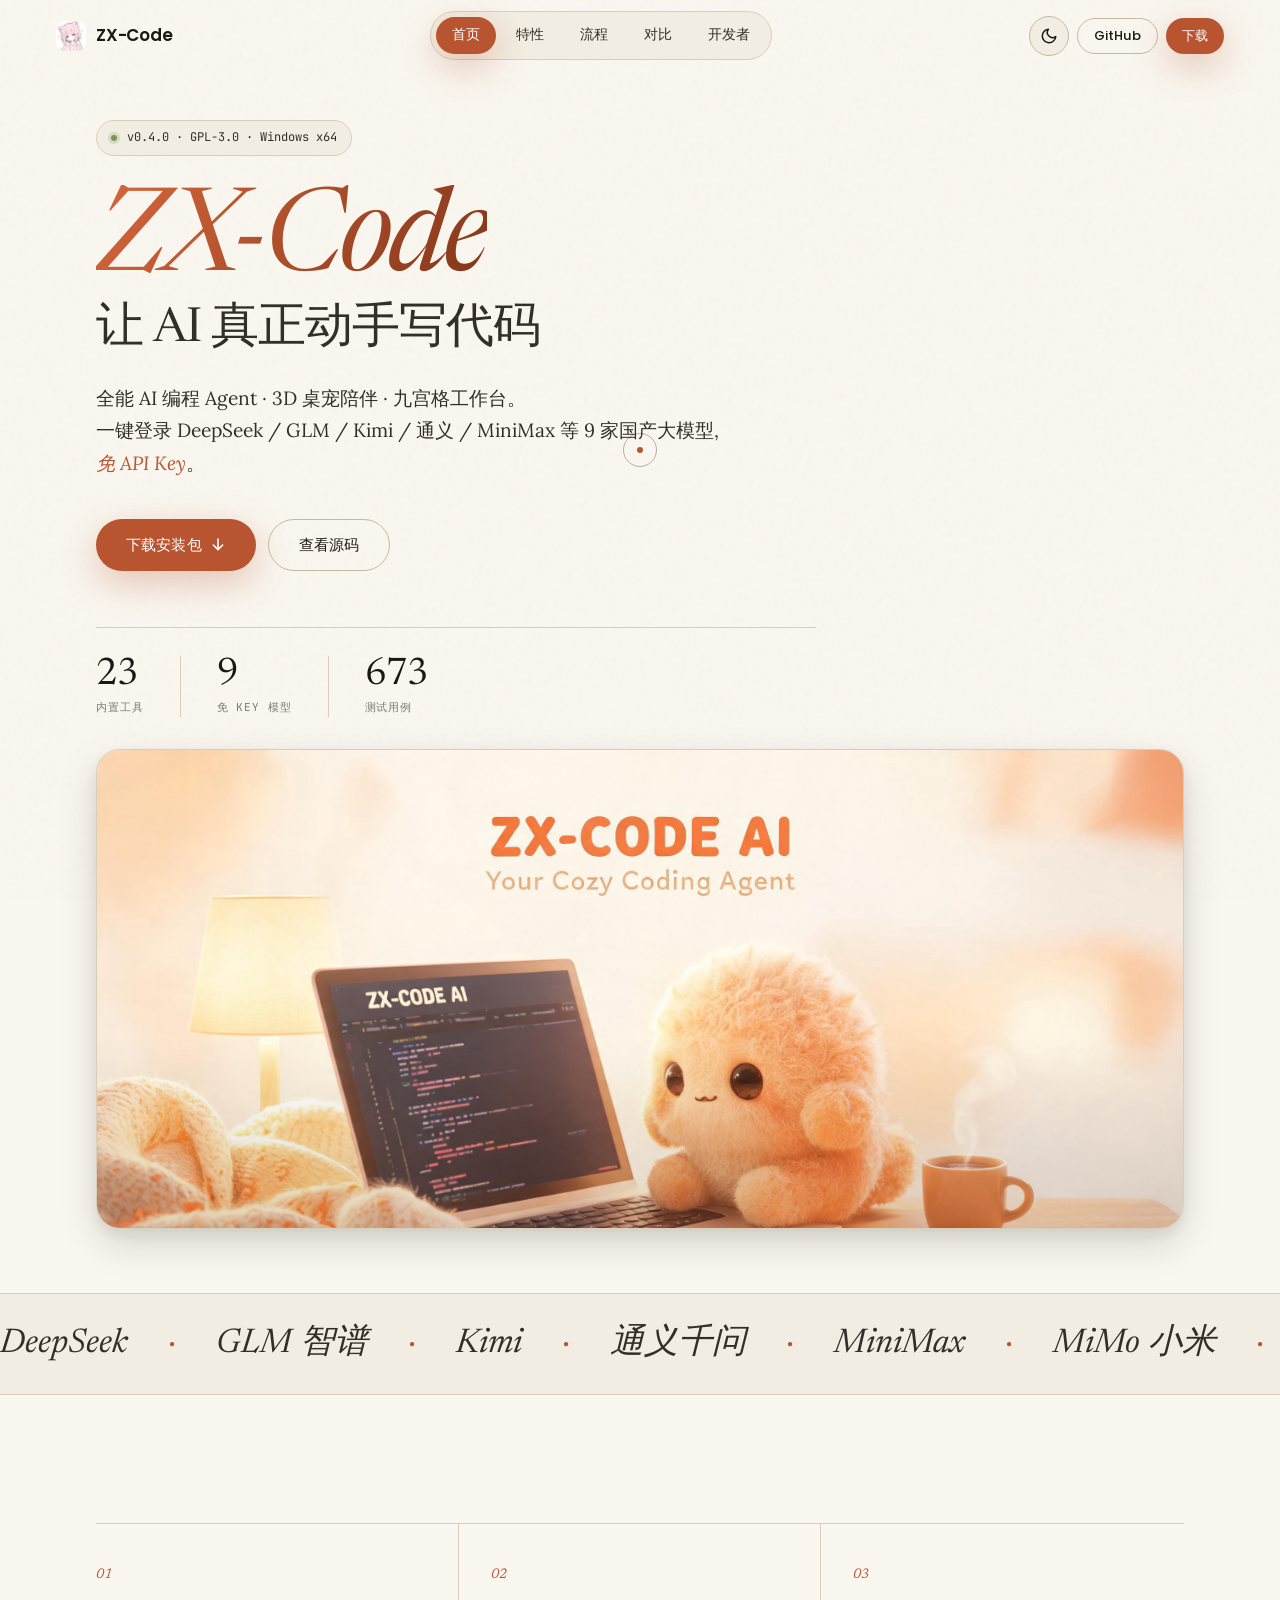
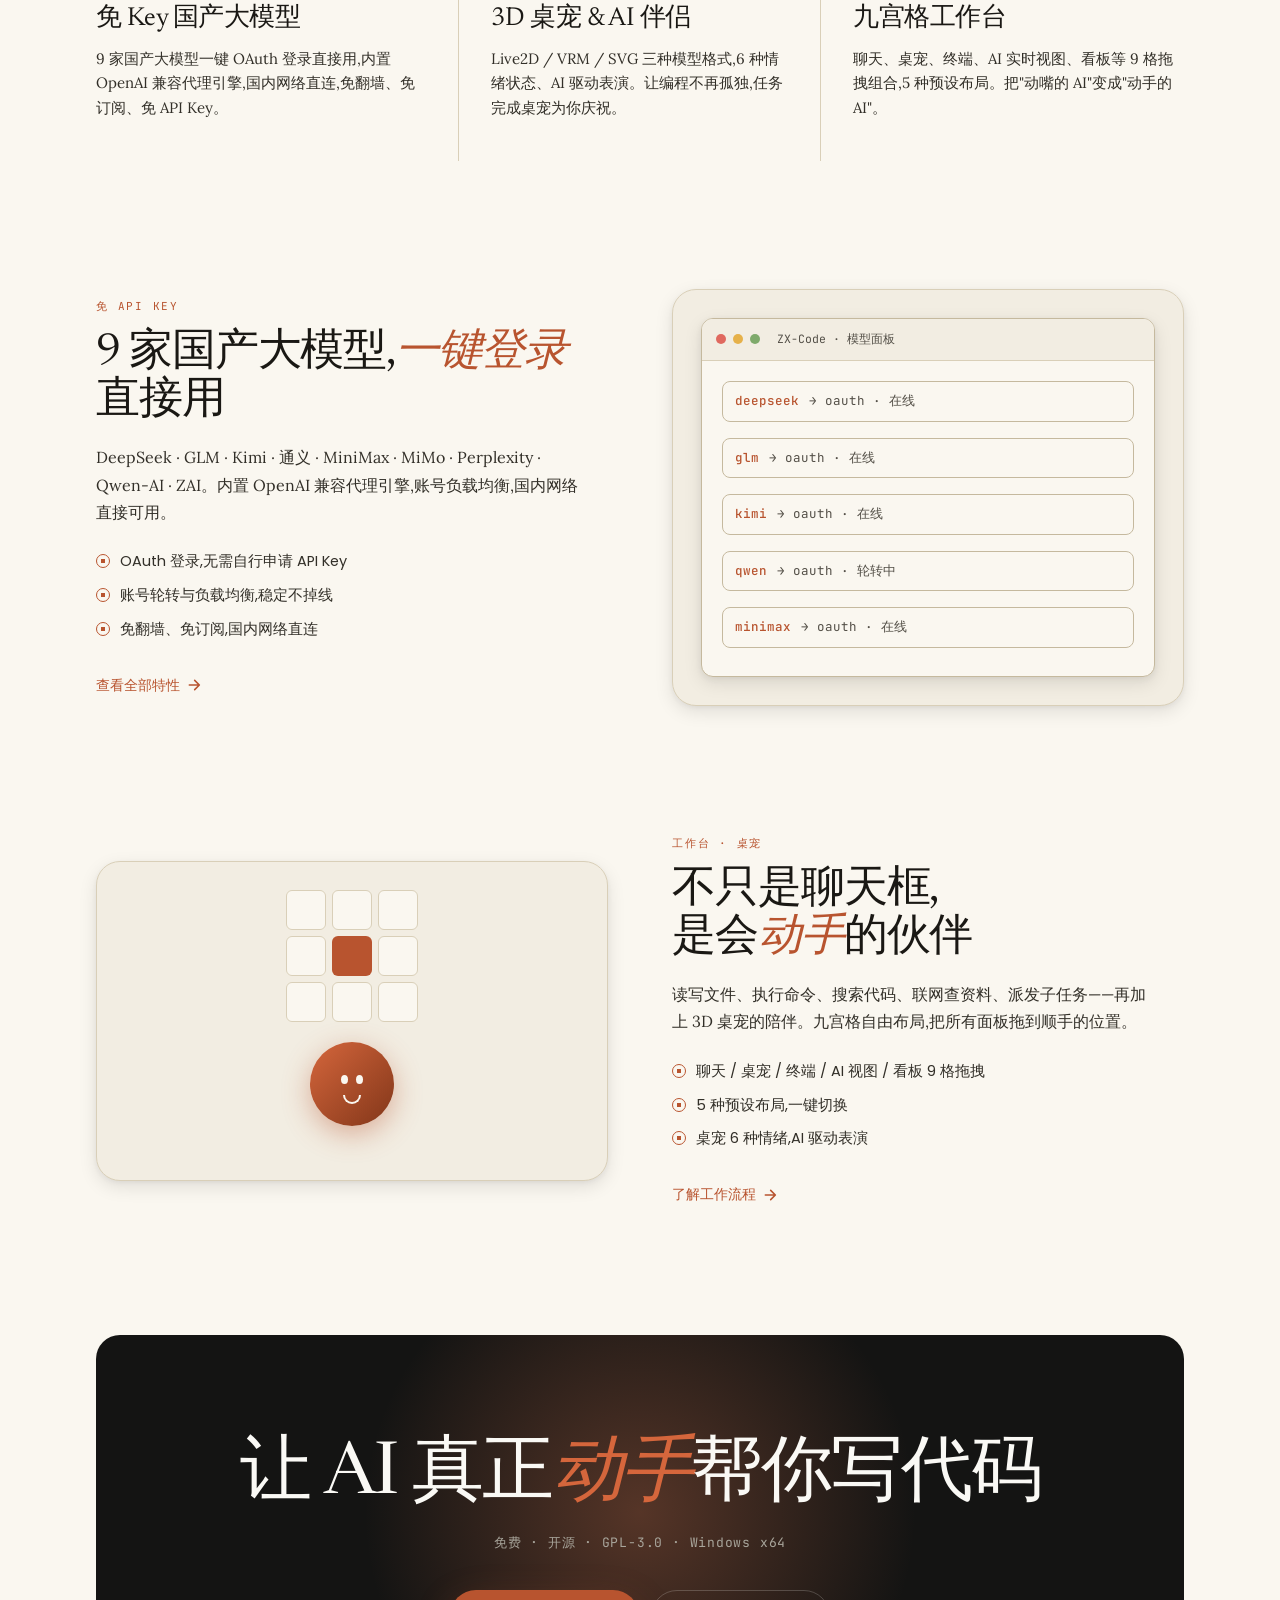
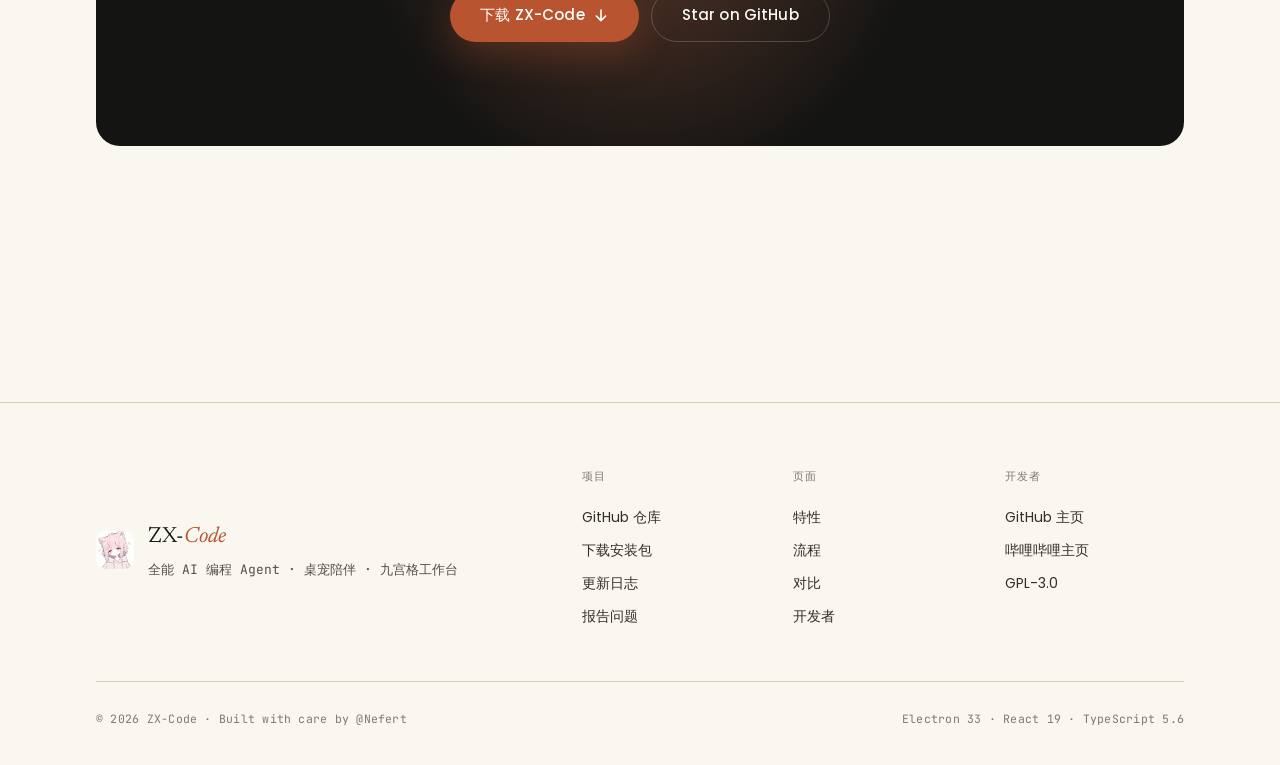
<file: index.html>
<!DOCTYPE html>
<html lang="zh-CN">
<head>
  <meta charset="UTF-8" />
  <meta name="viewport" content="width=device-width, initial-scale=1.0, viewport-fit=cover" />
  <title>ZX-Code · 全能 AI 编程 Agent · 桌宠陪伴 · 九宫格工作台</title>
  <meta name="description" content="ZX-Code 是一款运行于 Windows 的桌面端 AI 编程 Agent。一键登录免费使用 DeepSeek / GLM / Kimi / 通义 / MiniMax 等国产大模型,免 API Key。内置 3D 桌宠、九宫格工作台、长期记忆、技能进化引擎、定时 Agent、用户画像。" />
  <meta name="theme-color" content="#faf9f5" />
  <meta property="og:title" content="ZX-Code · 全能 AI 编程 Agent" />
  <meta property="og:description" content="免 Key 国产大模型 + 3D 桌宠 + 九宫格工作台 + 长期记忆 + 技能进化 + 定时 Agent" />
  <meta property="og:type" content="website" />
  <link rel="icon" href="favicon.png" type="image/png" />
  <link rel="apple-touch-icon" href="favicon.png" />
  <link rel="preconnect" href="https://fonts.googleapis.com" />
  <link rel="preconnect" href="https://fonts.gstatic.com" crossorigin />
  <link href="https://fonts.googleapis.com/css2?family=Newsreader:ital,opsz,wght@0,6..72,400;0,6..72,500;0,6..72,600;1,6..72,400;1,6..72,500&family=Lora:ital,wght@0,400;0,500;0,600;1,400;1,500&family=Poppins:wght@400;500;600;700&family=JetBrains+Mono:wght@400;500;600&display=swap" rel="stylesheet" />
  <script>(function(){try{var t=localStorage.getItem('zx-theme');if(t==='dark'){document.documentElement.setAttribute('data-theme','dark');var m=document.querySelector('meta[name="theme-color"]');if(m)m.setAttribute('content','#110f0d');}if(sessionStorage.getItem('zx-visited')){document.documentElement.classList.add('is-returning');}window.addEventListener('pageshow',function(e){if(e.persisted){var t2=localStorage.getItem('zx-theme');if(t2==='dark')document.documentElement.setAttribute('data-theme','dark');else document.documentElement.removeAttribute('data-theme');}});}catch(e){}})();</script>
  <link rel="stylesheet" href="css/style.css" />
</head>
<body>
  <!-- LOADER -->
  <div class="loader" id="loader" aria-hidden="true">
    <div class="loader-inner">
      <img class="loader-mark" src="favicon.png" alt="" />
      <div class="loader-text"><span>Z</span><span>X</span><span>-</span><span>C</span><span>o</span><span>d</span><span>e</span></div>
      <div class="loader-bar"><div class="loader-bar-fill"></div></div>
    </div>
  </div>

  <!-- CURSOR / GRAIN / TRANSITION -->
  <div class="cursor-dot" id="cursorDot" aria-hidden="true"></div>
  <div class="cursor-ring" id="cursorRing" aria-hidden="true"></div>
  <div class="grain" aria-hidden="true"></div>
  <div class="transition-overlay" id="transitionOverlay" aria-hidden="true"></div>
  <canvas id="particleCanvas" aria-hidden="true"></canvas>

  <!-- NAV -->
  <header class="nav" id="nav">
    <a href="#home" class="nav-brand" data-page="home">
      <img class="nav-mark" src="favicon.png" alt="" />
      <span>ZX-Code</span>
    </a>
    <nav class="nav-links">
      <a href="#home" data-page="home">首页</a>
      <a href="#features" data-page="features">特性</a>
      <a href="#workflow" data-page="workflow">流程</a>
      <a href="#compare" data-page="compare">对比</a>
      <a href="#developer" data-page="developer">开发者</a>
    </nav>
    <div class="nav-cta">
      <button class="theme-toggle" id="themeToggle" aria-label="切换深浅色">
        <svg class="sun" viewBox="0 0 24 24" fill="none" stroke="currentColor" stroke-width="2" stroke-linecap="round" stroke-linejoin="round"><circle cx="12" cy="12" r="4"/><path d="M12 2v2M12 20v2M4.93 4.93l1.41 1.41M17.66 17.66l1.41 1.41M2 12h2M20 12h2M4.93 19.07l1.41-1.41M17.66 6.34l1.41-1.41"/></svg>
        <svg class="moon" viewBox="0 0 24 24" fill="none" stroke="currentColor" stroke-width="2" stroke-linecap="round" stroke-linejoin="round"><path d="M21 12.79A9 9 0 1 1 11.21 3 7 7 0 0 0 21 12.79z"/></svg>
      </button>
      <a class="btn btn-ghost btn-sm" href="https://github.com/zouyuxuan122/ZX-code" target="_blank" rel="noopener">GitHub</a>
      <a class="btn btn-primary btn-sm magnetic" href="https://github.com/zouyuxuan122/ZX-code/releases/latest" target="_blank" rel="noopener">下载</a>
      <button class="nav-burger" id="navBurger" aria-label="菜单"><span></span><span></span></button>
    </div>
  </header>

  <!-- MOBILE MENU -->
  <div class="mobile-menu" id="mobileMenu">
    <a href="#home" data-page="home">首页</a>
    <a href="#features" data-page="features">特性</a>
    <a href="#workflow" data-page="workflow">流程</a>
    <a href="#compare" data-page="compare">对比</a>
    <a href="#developer" data-page="developer">开发者</a>
    <div class="mm-cta-row">
      <a class="btn btn-ghost" href="https://github.com/zouyuxuan122/ZX-code" target="_blank" rel="noopener">GitHub</a>
      <a class="btn btn-primary" href="https://github.com/zouyuxuan122/ZX-code/releases/latest" target="_blank" rel="noopener">下载安装包</a>
    </div>
  </div>

  <main>
    <!-- ============ PAGE: HOME ============ -->
    <section class="page" id="page-home" data-page-id="home">
      <!-- HERO -->
      <section class="hero">
        <div class="shell">
          <div class="hero-pill page-enter">
            <span class="hero-pill-dot"></span>
            <span>v0.4.0 · GPL-3.0 · Windows x64</span>
          </div>

          <h1 class="hero-title page-enter">
            <span class="brand-line"><span class="zx">ZX-Code</span></span>
            <span class="brand-line"><span class="sub">让 AI 真正动手写代码</span></span>
          </h1>

          <p class="hero-tagline page-enter">
            全能 AI 编程 Agent · 3D 桌宠陪伴 · 九宫格工作台。<br/>
            一键登录 DeepSeek / GLM / Kimi / 通义 / MiniMax 等 9 家国产大模型,<em>免 API Key</em>。
          </p>

          <div class="hero-cta page-enter">
            <a class="btn btn-primary btn-lg magnetic" href="https://github.com/zouyuxuan122/ZX-code/releases/latest" target="_blank" rel="noopener">
              下载安装包
              <svg width="16" height="16" viewBox="0 0 24 24" fill="none" stroke="currentColor" stroke-width="2.4" stroke-linecap="round" stroke-linejoin="round" aria-hidden="true"><path d="M5 12l7 7 7-7M12 19V3"/></svg>
            </a>
            <a class="btn btn-ghost btn-lg" href="https://github.com/zouyuxuan122/ZX-code" target="_blank" rel="noopener">查看源码</a>
          </div>

          <div class="hero-meta page-enter">
            <div class="hero-meta-item"><span class="num" data-count="23">0</span><span class="lbl">内置工具</span></div>
            <div class="hero-meta-item"><span class="num" data-count="9">0</span><span class="lbl">免 Key 模型</span></div>
            <div class="hero-meta-item"><span class="num" data-count="673">0</span><span class="lbl">测试用例</span></div>
          </div>

          <div class="hero-visual page-enter">
            <img src="assets/hero.jpg" alt="ZX-Code 桌面端 AI 编程伙伴工作场景" />
          </div>
        </div>
      </section>

      <!-- MARQUEE -->
      <section class="marquee" aria-hidden="true">
        <div class="marquee-track">
          <div class="marquee-group">
            <span>DeepSeek</span><span class="dot">·</span>
            <span>GLM 智谱</span><span class="dot">·</span>
            <span>Kimi</span><span class="dot">·</span>
            <span>通义千问</span><span class="dot">·</span>
            <span>MiniMax</span><span class="dot">·</span>
            <span>MiMo 小米</span><span class="dot">·</span>
            <span>Perplexity</span><span class="dot">·</span>
            <span>Qwen-AI</span><span class="dot">·</span>
            <span>ZAI</span><span class="dot">·</span>
            <span>OpenAI</span><span class="dot">·</span>
            <span>Anthropic</span><span class="dot">·</span>
            <span>Gemini</span><span class="dot">·</span>
            <span>Ollama</span><span class="dot">·</span>
          </div>
          <div class="marquee-group" aria-hidden="true">
            <span>DeepSeek</span><span class="dot">·</span>
            <span>GLM 智谱</span><span class="dot">·</span>
            <span>Kimi</span><span class="dot">·</span>
            <span>通义千问</span><span class="dot">·</span>
            <span>MiniMax</span><span class="dot">·</span>
            <span>MiMo 小米</span><span class="dot">·</span>
            <span>Perplexity</span><span class="dot">·</span>
            <span>Qwen-AI</span><span class="dot">·</span>
            <span>ZAI</span><span class="dot">·</span>
            <span>OpenAI</span><span class="dot">·</span>
            <span>Anthropic</span><span class="dot">·</span>
            <span>Gemini</span><span class="dot">·</span>
            <span>Ollama</span><span class="dot">·</span>
          </div>
        </div>
      </section>

      <!-- HIGHLIGHTS -->
      <section class="section">
        <div class="shell">
          <div class="highlights reveal">
            <div class="hl-item">
              <div class="hl-num">01</div>
              <h3 class="hl-title">免 Key 国产大模型</h3>
              <p class="hl-desc">9 家国产大模型一键 OAuth 登录直接用,内置 OpenAI 兼容代理引擎,国内网络直连,免翻墙、免订阅、免 API Key。</p>
            </div>
            <div class="hl-item">
              <div class="hl-num">02</div>
              <h3 class="hl-title">3D 桌宠 & AI 伴侣</h3>
              <p class="hl-desc">Live2D / VRM / SVG 三种模型格式,6 种情绪状态、AI 驱动表演。让编程不再孤独,任务完成桌宠为你庆祝。</p>
            </div>
            <div class="hl-item">
              <div class="hl-num">03</div>
              <h3 class="hl-title">九宫格工作台</h3>
              <p class="hl-desc">聊天、桌宠、终端、AI 实时视图、看板等 9 格拖拽组合,5 种预设布局。把"动嘴的 AI"变成"动手的 AI"。</p>
            </div>
          </div>
        </div>
      </section>

      <!-- FEATURE PREVIEW 1 -->
      <section class="section" style="padding-top:0;">
        <div class="shell">
          <div class="feature-preview reveal">
            <div class="fp-text">
              <div class="fp-tag">免 API Key</div>
              <h2 class="fp-title">9 家国产大模型,<em>一键登录</em>直接用</h2>
              <p class="fp-desc">DeepSeek · GLM · Kimi · 通义 · MiniMax · MiMo · Perplexity · Qwen-AI · ZAI。内置 OpenAI 兼容代理引擎,账号负载均衡,国内网络直接可用。</p>
              <ul class="fp-list">
                <li>OAuth 登录,无需自行申请 API Key</li>
                <li>账号轮转与负载均衡,稳定不掉线</li>
                <li>免翻墙、免订阅,国内网络直连</li>
              </ul>
              <a class="btn-link" href="#features" data-page="features">
                查看全部特性
                <svg width="16" height="16" viewBox="0 0 24 24" fill="none" stroke="currentColor" stroke-width="2.4" stroke-linecap="round" stroke-linejoin="round" aria-hidden="true"><path d="M5 12h14M13 5l7 7-7 7"/></svg>
              </a>
            </div>
            <div class="fp-visual">
              <div class="win">
                <div class="win-bar">
                  <span class="wd wd-r"></span><span class="wd wd-y"></span><span class="wd wd-g"></span>
                  <span class="win-title">ZX-Code · 模型面板</span>
                </div>
                <div class="win-body" style="display:flex;flex-direction:column;gap:8px;">
                  <div class="tool-call"><span class="tn">deepseek</span><span class="ta">→ oauth · 在线</span></div>
                  <div class="tool-call"><span class="tn">glm</span><span class="ta">→ oauth · 在线</span></div>
                  <div class="tool-call"><span class="tn">kimi</span><span class="ta">→ oauth · 在线</span></div>
                  <div class="tool-call"><span class="tn">qwen</span><span class="ta">→ oauth · 轮转中</span></div>
                  <div class="tool-call"><span class="tn">minimax</span><span class="ta">→ oauth · 在线</span></div>
                </div>
              </div>
            </div>
          </div>
        </div>
      </section>

      <!-- FEATURE PREVIEW 2 -->
      <section class="section" style="padding-top:0;">
        <div class="shell">
          <div class="feature-preview reverse reveal">
            <div class="fp-text">
              <div class="fp-tag">工作台 · 桌宠</div>
              <h2 class="fp-title">不只是聊天框,<br/>是会<em>动手</em>的伙伴</h2>
              <p class="fp-desc">读写文件、执行命令、搜索代码、联网查资料、派发子任务——再加上 3D 桌宠的陪伴。九宫格自由布局,把所有面板拖到顺手的位置。</p>
              <ul class="fp-list">
                <li>聊天 / 桌宠 / 终端 / AI 视图 / 看板 9 格拖拽</li>
                <li>5 种预设布局,一键切换</li>
                <li>桌宠 6 种情绪,AI 驱动表演</li>
              </ul>
              <a class="btn-link" href="#workflow" data-page="workflow">
                了解工作流程
                <svg width="16" height="16" viewBox="0 0 24 24" fill="none" stroke="currentColor" stroke-width="2.4" stroke-linecap="round" stroke-linejoin="round" aria-hidden="true"><path d="M5 12h14M13 5l7 7-7 7"/></svg>
              </a>
            </div>
            <div class="fp-visual">
              <div style="display:flex;flex-direction:column;align-items:center;gap:20px;width:100%;">
                <div class="nine-grid" aria-hidden="true">
                  <span></span><span></span><span></span>
                  <span></span><span class="hl"></span><span></span>
                  <span></span><span></span><span></span>
                </div>
                <div class="pet-face" aria-hidden="true">
                  <span class="pe"></span><span class="pe"></span>
                  <span class="pm"></span>
                </div>
              </div>
            </div>
          </div>
        </div>
      </section>

      <!-- CTA -->
      <section class="section" style="padding-top:0;">
        <div class="shell">
          <div class="cta-band reveal">
            <h2 class="cta-title">让 AI 真正<em>动手</em>帮你写代码</h2>
            <p class="cta-desc">免费 · 开源 · GPL-3.0 · Windows x64</p>
            <div class="cta-actions">
              <a class="btn btn-primary btn-lg magnetic" href="https://github.com/zouyuxuan122/ZX-code/releases/latest" target="_blank" rel="noopener">
                下载 ZX-Code
                <svg width="16" height="16" viewBox="0 0 24 24" fill="none" stroke="currentColor" stroke-width="2.4" stroke-linecap="round" stroke-linejoin="round" aria-hidden="true"><path d="M5 12l7 7 7-7M12 19V3"/></svg>
              </a>
              <a class="btn btn-ghost btn-lg" href="https://github.com/zouyuxuan122/ZX-code" target="_blank" rel="noopener">Star on GitHub</a>
            </div>
          </div>
        </div>
      </section>
    </section>

    <!-- ============ PAGE: FEATURES ============ -->
    <section class="page" id="page-features" data-page-id="features" hidden>
      <div class="page-head">
        <div class="shell">
          <div class="page-label page-enter">02 / 特性</div>
          <h1 class="page-title page-enter">不只是聊天框,<br/>是会<em>动手</em>的伙伴</h1>
          <p class="page-intro page-enter">从免 Key 国产大模型到 3D 桌宠,从九宫格工作台到长期记忆与技能进化——ZX-Code 把一整套"动手型 AI 编程能力"装进一个桌面应用。</p>
        </div>
      </div>

      <section class="section">
        <div class="shell">
          <div class="feat-list">
            <!-- 01 -->
            <div class="feat-row reveal">
              <div class="feat-index">01</div>
              <div class="feat-head">
                <div class="feat-tag">模型接入</div>
                <h3>9 家国产大模型,<em>免 API Key</em></h3>
              </div>
              <div class="feat-body">
                <p>DeepSeek、GLM 智谱、Kimi、通义千问、MiniMax、MiMo 小米、Perplexity、Qwen-AI、ZAI——全部通过 OAuth 登录直接使用,内置 OpenAI 兼容代理引擎,国内网络直连,无需翻墙、无需订阅、无需自行申请 API Key。</p>
                <p>账号轮转与负载均衡机制让多账号稳定不掉线,单账号限流时自动切换,长任务也不中断。</p>
                <div class="feat-chips">
                  <span>OAuth 登录</span><span>账号轮转</span><span>负载均衡</span>
                  <span>OpenAI 兼容</span><span>国内直连</span><span>免翻墙</span>
                </div>
                <div class="feat-aside">
                  <div class="tool-call"><span class="tn">deepseek</span><span class="ta">→ oauth · 在线</span></div>
                  <div class="tool-call"><span class="tn">glm</span><span class="ta">→ oauth · 在线</span></div>
                  <div class="tool-call"><span class="tn">kimi</span><span class="ta">→ oauth · 轮转中</span></div>
                  <div class="tool-call"><span class="tn">qwen</span><span class="ta">→ oauth · 在线</span></div>
                </div>
              </div>
            </div>

            <!-- 02 -->
            <div class="feat-row reveal">
              <div class="feat-index">02</div>
              <div class="feat-head">
                <div class="feat-tag">桌宠 · 伴侣</div>
                <h3>3D 桌宠 & <em>AI 伴侣</em></h3>
              </div>
              <div class="feat-body">
                <p>支持 Live2D、VRM、SVG 三种模型格式,6 种情绪状态由 AI 实时驱动表演。让编程不再孤独——任务完成时桌宠为你庆祝,卡顿时它陪你思考。</p>
                <p>桌宠不只是装饰:它可以承接语音指令、显示任务进度、在空闲时主动互动,是真正的工作伙伴。</p>
                <div class="feat-chips">
                  <span>Live2D</span><span>VRM</span><span>SVG</span>
                  <span>6 种情绪</span><span>AI 驱动</span><span>语音交互</span>
                </div>
              </div>
            </div>

            <!-- 03 -->
            <div class="feat-row reveal">
              <div class="feat-index">03</div>
              <div class="feat-head">
                <div class="feat-tag">工作台</div>
                <h3>九宫格<em>自由布局</em></h3>
              </div>
              <div class="feat-body">
                <p>聊天、桌宠、终端、AI 实时视图、看板等 9 格自由拖拽组合,5 种预设布局一键切换。把所有面板拖到顺手的位置,打造属于自己的编程工作流。</p>
                <p>每一格都是独立可交互的面板,不是静态截图——终端真能跑命令,AI 视图真能看到思考过程。</p>
                <div class="feat-chips">
                  <span>9 格拖拽</span><span>5 种预设</span><span>独立面板</span><span>实时交互</span>
                </div>
                <div class="feat-aside" style="display:flex;justify-content:center;padding:24px;">
                  <div class="mini-grid">
                    <span class="mc">聊</span><span class="mc">宠</span><span class="mc hl">AI</span>
                    <span class="mc">端</span><span class="mc hl">视</span><span class="mc">板</span>
                    <span class="mc">记</span><span class="mc">技</span><span class="mc">画</span>
                  </div>
                </div>
              </div>
            </div>

            <!-- 04 -->
            <div class="feat-row reveal">
              <div class="feat-index">04</div>
              <div class="feat-head">
                <div class="feat-tag">记忆 · 进化</div>
                <h3>长期记忆 & <em>技能进化</em></h3>
              </div>
              <div class="feat-body">
                <p>长期记忆引擎让 AI 记住你的项目结构、编码习惯、常用命令和偏好。越用越懂你,不用每次重复解释上下文。</p>
                <p>技能进化引擎则让 AI 在使用中持续学习新技能:你教过一次的操作,下次它会主动用;它还能从社区技能市场加载别人分享的技能包。</p>
                <div class="feat-chips">
                  <span>项目记忆</span><span>习惯学习</span><span>技能包</span><span>社区市场</span>
                </div>
                <div class="feat-aside">
                  <div class="mem-tree">
                    <span class="mem-root">memory / my-project</span>
                    <div class="mem-kids">
                      <span>结构</span><span>习惯</span><span>命令</span>
                      <span>偏好</span><span>历史</span><span>技能</span>
                    </div>
                  </div>
                </div>
              </div>
            </div>

            <!-- 05 -->
            <div class="feat-row reveal">
              <div class="feat-index">05</div>
              <div class="feat-head">
                <div class="feat-tag">自动化</div>
                <h3>定时 <em>Agent</em> 调度</h3>
              </div>
              <div class="feat-body">
                <p>内置 Cron 风格的定时 Agent 调度器,可以设定周期任务:每天凌晨自动跑测试、每周生成代码报告、检测到问题自动修复并提 PR。</p>
                <p>把重复劳动交给 Agent,你专注真正需要思考的部分。</p>
                <div class="feat-chips">
                  <span>Cron 表达式</span><span>周期任务</span><span>自动测试</span><span>自动 PR</span>
                </div>
                <div class="feat-aside" style="display:flex;gap:10px;flex-wrap:wrap;align-items:center;">
                  <span class="cron-pill">0 2 * * *</span>
                  <span style="font-family:var(--font-mono);font-size:13px;color:var(--ink-3);">→ 每日 02:00 自动跑全量测试</span>
                </div>
              </div>
            </div>

            <!-- 06 -->
            <div class="feat-row reveal">
              <div class="feat-index">06</div>
              <div class="feat-head">
                <div class="feat-tag">画像</div>
                <h3>用户画像 & <em>个性化</em></h3>
              </div>
              <div class="feat-body">
                <p>根据你的使用行为自动构建用户画像:擅长语言、常用框架、编码节奏、错误模式。AI 据此调整建议风格与回复密度,给你最顺手的协作体验。</p>
                <div class="feat-chips">
                  <span>行为画像</span><span>风格适配</span><span>密度调节</span>
                </div>
                <div class="feat-aside">
                  <div class="profile-bars" aria-hidden="true">
                    <div class="bar"><span style="height:42%"></span></div>
                    <div class="bar"><span style="height:68%"></span></div>
                    <div class="bar"><span style="height:55%"></span></div>
                    <div class="bar"><span style="height:88%"></span></div>
                    <div class="bar"><span style="height:73%"></span></div>
                    <div class="bar"><span style="height:60%"></span></div>
                    <div class="bar"><span style="height:46%"></span></div>
                    <div class="bar"><span style="height:81%"></span></div>
                  </div>
                </div>
              </div>
            </div>
          </div>
        </div>
      </section>

      <section class="section" style="padding-top:0;">
        <div class="shell">
          <div class="cta-band reveal">
            <h2 class="cta-title">23 个内置工具,<em>开箱即用</em></h2>
            <p class="cta-desc">读写文件 · 执行命令 · 搜索代码 · 联网查资料 · 派发子任务 · 更多</p>
            <div class="cta-actions">
              <a class="btn btn-primary btn-lg magnetic" href="https://github.com/zouyuxuan122/ZX-code/releases/latest" target="_blank" rel="noopener">
                下载体验
                <svg width="16" height="16" viewBox="0 0 24 24" fill="none" stroke="currentColor" stroke-width="2.4" stroke-linecap="round" stroke-linejoin="round" aria-hidden="true"><path d="M5 12l7 7 7-7M12 19V3"/></svg>
              </a>
              <a class="btn btn-ghost btn-lg" href="#workflow" data-page="workflow">看看工作流程</a>
            </div>
          </div>
        </div>
      </section>
    </section>

    <!-- ============ PAGE: WORKFLOW ============ -->
    <section class="page" id="page-workflow" data-page-id="workflow" hidden>
      <div class="page-head">
        <div class="shell">
          <div class="page-label page-enter">03 / 流程</div>
          <h1 class="page-title page-enter">从一句话,<br/>到<em>代码落地</em></h1>
          <p class="page-intro page-enter">ZX-Code 的工作流不是"问一句答一句",而是一套完整的感知-决策-执行-反馈闭环。下面是一次典型任务的完整旅程。</p>
        </div>
      </div>

      <section class="section">
        <div class="shell">
          <div class="flow-steps">
            <!-- Step 1 -->
            <div class="flow-step reveal">
              <div class="flow-text">
                <div class="flow-num">Step 01</div>
                <h3>你说<em>需求</em></h3>
                <p>在聊天面板用自然语言描述任务。可以是一个功能、一个 bug、一段重构,甚至只是一个模糊的想法。AI 会主动追问澄清边界,而不是闷头开干。</p>
                <div class="mono-note">// 例:帮我把登录接口加上限流,每个 IP 每分钟最多 10 次</div>
              </div>
              <div class="flow-visual">
                <div style="width:100%;max-width:360px;">
                  <div class="chat-bubble user">帮我把登录接口加上限流,每个 IP 每分钟最多 10 次</div>
                  <div class="chat-bubble ai">好的。我会用 Redis 做计数限流。先确认两点:1) 项目已接入 Redis 吗?2) 超限后返回 429 还是自定义错误?<span class="typing">_</span></div>
                </div>
              </div>
            </div>

            <!-- Step 2 -->
            <div class="flow-step reverse reveal">
              <div class="flow-text">
                <div class="flow-num">Step 02</div>
                <h3>AI <em>规划</em>与拆解</h3>
                <p>AI 把任务拆成可执行的子步骤:读代码定位、设计限流中间件、编写实现、补充测试、更新文档。每一步都会展示在 AI 实时视图里,你能随时看到它的思考过程。</p>
                <div class="mono-note">plan → locate · design · implement · test · docs</div>
              </div>
              <div class="flow-visual">
                <div style="width:100%;max-width:360px;">
                  <div class="tool-call"><span class="tn">read_file</span><span class="ta">→ routes/login.ts</span></div>
                  <div class="tool-call"><span class="tn">search_code</span><span class="ta">→ redis usage</span></div>
                  <div class="tool-call"><span class="tn">plan</span><span class="ta">→ 5 steps drafted</span></div>
                </div>
              </div>
            </div>

            <!-- Step 3 -->
            <div class="flow-step reveal">
              <div class="flow-text">
                <div class="flow-num">Step 03</div>
                <h3>动手<em>执行</em></h3>
                <p>AI 调用内置工具真正动手:读写文件、执行命令、搜索代码、联网查资料、派发子任务给其他 Agent。终端面板实时显示执行输出,你看到的是真实发生的事,不是模拟。</p>
                <div class="mono-note">tools · write_file · run_command · search · fetch · dispatch</div>
              </div>
              <div class="flow-visual">
                <div class="win" style="width:100%;max-width:380px;">
                  <div class="win-bar">
                    <span class="wd wd-r"></span><span class="wd wd-y"></span><span class="wd wd-g"></span>
                    <span class="win-title">middleware/rateLimit.ts</span>
                  </div>
                  <div class="win-body">
                    <div class="code-block">
<span class="kw">import</span> { Redis } <span class="kw">from</span> <span class="str">'ioredis'</span><br/>
<span class="kw">const</span> redis = <span class="kw">new</span> <span class="fn">Redis</span>()<br/>
<span class="kw">export</span> <span class="kw">function</span> <span class="fn">rateLimit</span>(ip: <span class="typ">string</span>) {<br/>
<span class="indent"></span><span class="kw">const</span> key = <span class="str">`rl:${ip}`</span><br/>
<span class="indent"></span><span class="kw">return</span> redis.<span class="fn">incr</span>(key)<br/>
                    </div>
                  </div>
                </div>
              </div>
            </div>

            <!-- Step 4 -->
            <div class="flow-step reverse reveal">
              <div class="flow-text">
                <div class="flow-num">Step 04</div>
                <h3>桌宠<em>反馈</em></h3>
                <p>任务完成时,3D 桌宠会切换到庆祝情绪为你表演;遇到错误它露出困惑表情提示你查看。它不只是可爱——它是任务状态的活体指示器,扫一眼就知道进展。</p>
                <div class="mono-note">pet · mood: celebrate / thinking / confused / idle</div>
              </div>
              <div class="flow-visual">
                <div style="display:flex;flex-direction:column;align-items:center;gap:12px;">
                  <div class="pet-face" aria-hidden="true">
                    <span class="pe"></span><span class="pe"></span>
                    <span class="pm"></span>
                  </div>
                  <div class="pet-bubble">限流中间件已加好,测试全绿!🎉</div>
                </div>
              </div>
            </div>

            <!-- Step 5 -->
            <div class="flow-step reveal">
              <div class="flow-text">
                <div class="flow-num">Step 05</div>
                <h3>沉淀<em>记忆</em></h3>
                <p>这次任务的结构、决策、踩过的坑都会沉淀进长期记忆。下次你说"再加一个接口限流",AI 已经知道你的项目用 Redis、知道你的错误响应风格,直接开干。</p>
                <div class="mono-note">memory · project / habits / decisions / pitfalls</div>
              </div>
              <div class="flow-visual">
                <div class="mem-tree" style="width:100%;max-width:320px;">
                  <span class="mem-root">memory / login-rate-limit</span>
                  <div class="mem-kids">
                    <span>Redis 接入</span><span>429 风格</span><span>中间件路径</span>
                    <span>测试模板</span><span>踩坑记录</span><span>复用技能</span>
                  </div>
                </div>
              </div>
            </div>
          </div>
        </div>
      </section>

      <section class="section" style="padding-top:0;">
        <div class="shell">
          <div class="cta-band reveal">
            <h2 class="cta-title">把<em>重复劳动</em>交给 Agent</h2>
            <p class="cta-desc">你专注思考,它负责动手</p>
            <div class="cta-actions">
              <a class="btn btn-primary btn-lg magnetic" href="https://github.com/zouyuxuan122/ZX-code/releases/latest" target="_blank" rel="noopener">
                下载 ZX-Code
                <svg width="16" height="16" viewBox="0 0 24 24" fill="none" stroke="currentColor" stroke-width="2.4" stroke-linecap="round" stroke-linejoin="round" aria-hidden="true"><path d="M5 12l7 7 7-7M12 19V3"/></svg>
              </a>
              <a class="btn btn-ghost btn-lg" href="#compare" data-page="compare">对比其他工具</a>
            </div>
          </div>
        </div>
      </section>
    </section>

    <!-- ============ PAGE: COMPARE ============ -->
    <section class="page" id="page-compare" data-page-id="compare" hidden>
      <div class="page-head">
        <div class="shell">
          <div class="page-label page-enter">04 / 对比</div>
          <h1 class="page-title page-enter">为什么是<br/><em>ZX-Code</em></h1>
          <p class="page-intro page-enter">同样叫"AI 编程",体验可以差很多。把 ZX-Code 和常见方案放在一起,差异一目了然。</p>
        </div>
      </div>

      <section class="section">
        <div class="shell">
          <div class="compare-wrap reveal">
            <div class="compare-row head">
              <div class="compare-cell">能力</div>
              <div class="compare-cell hl">ZX-Code</div>
              <div class="compare-cell">通用聊天客户端</div>
              <div class="compare-cell">IDE 插件</div>
              <div class="compare-cell">纯命令行 Agent</div>
            </div>
            <div class="compare-row">
              <div class="compare-cell">免 API Key 国产模型</div>
              <div class="compare-cell hl"><span class="yes">✓ 9 家 OAuth</span></div>
              <div class="compare-cell"><span class="meh">需自备 Key</span></div>
              <div class="compare-cell"><span class="meh">部分支持</span></div>
              <div class="compare-cell"><span class="no">需配置</span></div>
            </div>
            <div class="compare-row">
              <div class="compare-cell">真正动手执行(文件/命令)</div>
              <div class="compare-cell hl"><span class="yes">✓ 23 工具</span></div>
              <div class="compare-cell"><span class="no">✗ 仅对话</span></div>
              <div class="compare-cell"><span class="meh">受限</span></div>
              <div class="compare-cell"><span class="yes">✓</span></div>
            </div>
            <div class="compare-row">
              <div class="compare-cell">3D 桌宠陪伴</div>
              <div class="compare-cell hl"><span class="yes">✓ Live2D/VRM</span></div>
              <div class="compare-cell"><span class="no">✗</span></div>
              <div class="compare-cell"><span class="no">✗</span></div>
              <div class="compare-cell"><span class="no">✗</span></div>
            </div>
            <div class="compare-row">
              <div class="compare-cell">九宫格自由布局</div>
              <div class="compare-cell hl"><span class="yes">✓ 5 预设</span></div>
              <div class="compare-cell"><span class="no">✗</span></div>
              <div class="compare-cell"><span class="no">✗</span></div>
              <div class="compare-cell"><span class="no">✗</span></div>
            </div>
            <div class="compare-row">
              <div class="compare-cell">长期记忆 & 技能进化</div>
              <div class="compare-cell hl"><span class="yes">✓ 双引擎</span></div>
              <div class="compare-cell"><span class="meh">会话级</span></div>
              <div class="compare-cell"><span class="meh">项目级</span></div>
              <div class="compare-cell"><span class="meh">需自建</span></div>
            </div>
            <div class="compare-row">
              <div class="compare-cell">定时 Agent 调度</div>
              <div class="compare-cell hl"><span class="yes">✓ Cron</span></div>
              <div class="compare-cell"><span class="no">✗</span></div>
              <div class="compare-cell"><span class="no">✗</span></div>
              <div class="compare-cell"><span class="meh">需脚本</span></div>
            </div>
            <div class="compare-row">
              <div class="compare-cell">用户画像个性化</div>
              <div class="compare-cell hl"><span class="yes">✓ 自动</span></div>
              <div class="compare-cell"><span class="no">✗</span></div>
              <div class="compare-cell"><span class="meh">手动配置</span></div>
              <div class="compare-cell"><span class="no">✗</span></div>
            </div>
            <div class="compare-row">
              <div class="compare-cell">国内网络直连</div>
              <div class="compare-cell hl"><span class="yes">✓ 免翻墙</span></div>
              <div class="compare-cell"><span class="meh">看模型</span></div>
              <div class="compare-cell"><span class="meh">看模型</span></div>
              <div class="compare-cell"><span class="meh">看模型</span></div>
            </div>
          </div>
        </div>
      </section>

      <section class="section" style="padding-top:0;">
        <div class="shell">
          <div class="stats-grid reveal">
            <div class="stat-cell">
              <div class="stat-num"><span data-count="23">0</span></div>
              <div class="stat-lbl">内置工具</div>
              <div class="stat-desc">read · write · run · search · fetch · dispatch</div>
            </div>
            <div class="stat-cell">
              <div class="stat-num"><span data-count="9">0</span></div>
              <div class="stat-lbl">免 Key 模型</div>
              <div class="stat-desc">OAuth 一键登录,负载均衡</div>
            </div>
            <div class="stat-cell">
              <div class="stat-num"><span data-count="673">0</span></div>
              <div class="stat-lbl">测试用例</div>
              <div class="stat-desc">持续集成,全量覆盖</div>
            </div>
            <div class="stat-cell">
              <div class="stat-num"><span data-count="100">0</span><span class="unit">%</span></div>
              <div class="stat-lbl">开源</div>
              <div class="stat-desc">GPL-3.0 · 可自托管</div>
            </div>
          </div>
        </div>
      </section>

      <section class="section" style="padding-top:0;">
        <div class="shell">
          <div class="cta-band reveal">
            <h2 class="cta-title">别再<em>将就</em>了</h2>
            <p class="cta-desc">一个真正会动手的 AI 编程伙伴</p>
            <div class="cta-actions">
              <a class="btn btn-primary btn-lg magnetic" href="https://github.com/zouyuxuan122/ZX-code/releases/latest" target="_blank" rel="noopener">
                立即下载
                <svg width="16" height="16" viewBox="0 0 24 24" fill="none" stroke="currentColor" stroke-width="2.4" stroke-linecap="round" stroke-linejoin="round" aria-hidden="true"><path d="M5 12l7 7 7-7M12 19V3"/></svg>
              </a>
              <a class="btn btn-ghost btn-lg" href="#developer" data-page="developer">认识开发者</a>
            </div>
          </div>
        </div>
      </section>
    </section>

    <!-- ============ PAGE: DEVELOPER ============ -->
    <section class="page" id="page-developer" data-page-id="developer" hidden>
      <div class="page-head">
        <div class="shell">
          <div class="page-label page-enter">05 / 开发者</div>
          <h1 class="page-title page-enter">一个人,<br/>造一个<em>伙伴</em></h1>
          <p class="page-intro page-enter">ZX-Code 由独立开发者 @Nefert 倾心打造。开源、免费、持续迭代——因为相信 AI 编程不该有门槛。</p>
        </div>
      </div>

      <section class="section">
        <div class="shell">
          <div class="dev-grid reveal">
            <div>
              <div class="dev-avatar">
                <img src="assets/avatar.jpg" alt="开发者 @Nefert" />
              </div>
            </div>
            <div class="dev-info">
              <div class="dev-name">@<em>Nefert</em></div>
              <div class="dev-role">独立开发者 · ZX-Code 作者</div>
              <div class="dev-bio">
                <p>相信 AI 编程不该是少数人的特权。ZX-Code 的起点很简单:让国产大模型免 Key 直接用,让 AI 真正动手而不是只动嘴,让编程这件事不再孤独。</p>
                <p>从九宫格工作台到 3D 桌宠,从长期记忆到技能进化,每一个功能都是为了一个目标——把"动嘴的 AI"变成"动手的 AI",把"工具"变成"伙伴"。</p>
              </div>
              <div class="dev-links">
                <a class="dev-link" href="https://github.com/zouyuxuan122" target="_blank" rel="noopener">
                  <svg width="22" height="22" viewBox="0 0 24 24" fill="currentColor" aria-hidden="true"><path d="M12 .5C5.37.5 0 5.87 0 12.5c0 5.3 3.44 9.8 8.21 11.39.6.11.82-.26.82-.58v-2.03c-3.34.73-4.04-1.61-4.04-1.61-.55-1.39-1.34-1.76-1.34-1.76-1.09-.75.08-.73.08-.73 1.2.08 1.84 1.24 1.84 1.24 1.07 1.84 2.81 1.31 3.5 1 .11-.78.42-1.31.76-1.61-2.67-.3-5.47-1.34-5.47-5.96 0-1.32.47-2.4 1.24-3.24-.12-.3-.54-1.52.12-3.18 0 0 1.01-.32 3.3 1.23a11.5 11.5 0 0 1 6 0c2.29-1.55 3.3-1.23 3.3-1.23.66 1.66.24 2.88.12 3.18.77.84 1.24 1.92 1.24 3.24 0 4.63-2.81 5.65-5.49 5.95.43.37.81 1.1.81 2.22v3.29c0 .32.22.7.83.58A12.01 12.01 0 0 0 24 12.5C24 5.87 18.63.5 12 .5z"/></svg>
                  <div class="dev-link-text">
                    <span class="dev-link-label">GitHub</span>
                    <span class="dev-link-handle">@zouyuxuan122</span>
                  </div>
                  <svg class="dev-link-arrow" width="18" height="18" viewBox="0 0 24 24" fill="none" stroke="currentColor" stroke-width="2" stroke-linecap="round" stroke-linejoin="round" aria-hidden="true"><path d="M7 17L17 7M7 7h10v10"/></svg>
                </a>
                <a class="dev-link" href="https://b23.tv/ZqiibER" target="_blank" rel="noopener">
                  <svg width="22" height="22" viewBox="0 0 24 24" fill="currentColor" aria-hidden="true"><path d="M17.813 4.653h.854c1.51.054 2.769.578 3.773 1.574 1.004.995 1.524 2.249 1.56 3.76v7.36c-.036 1.51-.556 2.769-1.56 3.773s-2.262 1.524-3.773 1.56H5.333c-1.51-.036-2.769-.556-3.773-1.56S.036 18.858 0 17.347v-7.36c.036-1.511.556-2.765 1.56-3.76 1.004-.996 2.262-1.52 3.773-1.574h.774l-1.174-1.12a1.234 1.234 0 0 1-.373-.906c0-.356.124-.658.373-.907l.027-.027c.267-.249.573-.373.92-.373.347 0 .653.124.92.373L9.653 4.44c.071.071.134.142.187.213h4.267a.836.836 0 0 1 .16-.213l2.853-2.747c.267-.249.573-.373.92-.373.347 0 .662.151.929.4.267.249.391.551.391.907 0 .355-.124.657-.373.906L17.813 4.653zM5.333 7.24c-.746.018-1.373.276-1.88.773-.506.498-.769 1.12-.786 1.867v7.52c.017.746.28 1.373.786 1.88.507.506 1.134.769 1.88.786h13.334c.746-.017 1.373-.28 1.88-.786.506-.507.769-1.134.786-1.88v-7.52c-.017-.747-.28-1.369-.786-1.867-.507-.497-1.134-.755-1.88-.773H5.333zM8 11.107c.373 0 .684.124.933.373.25.249.383.569.4.96v1.173c-.017.391-.15.711-.4.96-.249.25-.56.374-.933.374s-.684-.125-.933-.374c-.25-.249-.383-.569-.4-.96V12.44c0-.373.129-.689.387-.947.258-.257.574-.386.946-.386zm8 0c.373 0 .684.124.933.373.25.249.383.569.4.96v1.173c-.017.391-.15.711-.4.96-.249.25-.56.374-.933.374s-.684-.125-.933-.374c-.25-.249-.383-.569-.4-.96V12.44c.017-.391.15-.711.4-.96.249-.249.56-.373.933-.373z"/></svg>
                  <div class="dev-link-text">
                    <span class="dev-link-label">哔哩哔哩</span>
                    <span class="dev-link-handle">开发者主页</span>
                  </div>
                  <svg class="dev-link-arrow" width="18" height="18" viewBox="0 0 24 24" fill="none" stroke="currentColor" stroke-width="2" stroke-linecap="round" stroke-linejoin="round" aria-hidden="true"><path d="M7 17L17 7M7 7h10v10"/></svg>
                </a>
                <a class="dev-link" href="https://github.com/zouyuxuan122/ZX-code" target="_blank" rel="noopener">
                  <svg width="22" height="22" viewBox="0 0 24 24" fill="none" stroke="currentColor" stroke-width="2" stroke-linecap="round" stroke-linejoin="round" aria-hidden="true"><path d="M9 19c-5 1.5-5-2.5-7-3m14 6v-3.87a3.37 3.37 0 0 0-.94-2.61c3.14-.35 6.44-1.54 6.44-7A5.44 5.44 0 0 0 20 4.77 5.07 5.07 0 0 0 19.91 1S18.73.65 16 2.48a13.38 13.38 0 0 0-7 0C6.27.65 5.09 1 5.09 1A5.07 5.07 0 0 0 5 4.77a5.44 5.44 0 0 0-1.5 3.78c0 5.42 3.3 6.61 6.44 7A3.37 3.37 0 0 0 9 18.13V22"/></svg>
                  <div class="dev-link-text">
                    <span class="dev-link-label">项目仓库</span>
                    <span class="dev-link-handle">ZX-Code · GPL-3.0</span>
                  </div>
                  <svg class="dev-link-arrow" width="18" height="18" viewBox="0 0 24 24" fill="none" stroke="currentColor" stroke-width="2" stroke-linecap="round" stroke-linejoin="round" aria-hidden="true"><path d="M7 17L17 7M7 7h10v10"/></svg>
                </a>
              </div>
              <div class="tech-stack">
                <span>Electron 33</span>
                <span>React 19</span>
                <span>TypeScript 5.6</span>
                <span>Live2D</span>
                <span>VRM</span>
                <span>Node.js</span>
                <span>Python</span>
              </div>
            </div>
          </div>
        </div>
      </section>

      <section class="section" style="padding-top:0;">
        <div class="shell">
          <div class="cta-band reveal">
            <h2 class="cta-title">一起<em>造</em>这个伙伴</h2>
            <p class="cta-desc">开源 · 免费 · 持续迭代 · 欢迎贡献</p>
            <div class="cta-actions">
              <a class="btn btn-primary btn-lg magnetic" href="https://github.com/zouyuxuan122/ZX-code/releases/latest" target="_blank" rel="noopener">
                下载 ZX-Code
                <svg width="16" height="16" viewBox="0 0 24 24" fill="none" stroke="currentColor" stroke-width="2.4" stroke-linecap="round" stroke-linejoin="round" aria-hidden="true"><path d="M5 12l7 7 7-7M12 19V3"/></svg>
              </a>
              <a class="btn btn-ghost btn-lg" href="https://github.com/zouyuxuan122/ZX-code" target="_blank" rel="noopener">Star on GitHub</a>
            </div>
          </div>
        </div>
      </section>
    </section>
  </main>

  <!-- FOOTER -->
  <footer class="footer">
    <div class="shell">
      <div class="footer-inner">
        <div class="footer-brand">
          <img class="nav-mark" src="favicon.png" alt="" />
          <div>
            <div class="footer-name">ZX-<em>Code</em></div>
            <div class="footer-tag">全能 AI 编程 Agent · 桌宠陪伴 · 九宫格工作台</div>
          </div>
        </div>
        <div class="footer-links">
          <div class="footer-col">
            <div class="footer-col-title">项目</div>
            <a href="https://github.com/zouyuxuan122/ZX-code" target="_blank" rel="noopener">GitHub 仓库</a>
            <a href="https://github.com/zouyuxuan122/ZX-code/releases/latest" target="_blank" rel="noopener">下载安装包</a>
            <a href="https://github.com/zouyuxuan122/ZX-code/releases" target="_blank" rel="noopener">更新日志</a>
            <a href="https://github.com/zouyuxuan122/ZX-code/issues" target="_blank" rel="noopener">报告问题</a>
          </div>
          <div class="footer-col">
            <div class="footer-col-title">页面</div>
            <a href="#features" data-page="features">特性</a>
            <a href="#workflow" data-page="workflow">流程</a>
            <a href="#compare" data-page="compare">对比</a>
            <a href="#developer" data-page="developer">开发者</a>
          </div>
          <div class="footer-col">
            <div class="footer-col-title">开发者</div>
            <a href="https://github.com/zouyuxuan122" target="_blank" rel="noopener">GitHub 主页</a>
            <a href="https://b23.tv/ZqiibER" target="_blank" rel="noopener">哔哩哔哩主页</a>
            <a href="https://github.com/zouyuxuan122/ZX-code/blob/main/LICENSE" target="_blank" rel="noopener">GPL-3.0</a>
          </div>
        </div>
      </div>
      <div class="footer-bottom">
        <span>© 2026 ZX-Code · Built with care by @Nefert</span>
        <span>Electron 33 · React 19 · TypeScript 5.6</span>
      </div>
    </div>
  </footer>

  <script src="js/main.js"></script>
</body>
</html>
</file>
<file: css/style.css>
/* ============================================================
   ZX-Code Showcase · style.css
   Warm editorial system · deep contrast · dual theme
   ============================================================ */

/* ---------- DESIGN TOKENS ---------- */
:root {
  /* Palette — Claude warm system (light, clean, warm off-white) */
  --bg: #faf7f0;
  --bg-soft: #f2ede2;
  --bg-deep: #141413;
  --bg-deep-soft: #1f1e1c;
  --bg-deep-card: #25231f;

  --ink: #1a1814;
  --ink-2: #322f28;
  --ink-3: #534f47;
  --ink-4: #7c7a70;
  --ink-5: #a8a59b;
  --ink-inv: #faf9f5;

  --line: #d9cfb8;
  --line-strong: #c5b99e;

  --brand: #b8542f;
  --brand-deep: #823619;
  --brand-soft: #f0d2c2;
  --brand-tint: rgba(184, 84, 47, 0.12);
  --brand-bright: #d5663c;

  --blue: #4a7ba8;
  --green: #6a8048;
  --success: #7a9558;
  --error: #b8322f;

  /* Typography */
  --font-display: 'Newsreader', Georgia, ui-serif, serif;
  --font-body: 'Lora', Georgia, ui-serif, serif;
  --font-sans: 'Poppins', ui-sans-serif, system-ui, sans-serif;
  --font-mono: 'JetBrains Mono', ui-monospace, 'Geist Mono', monospace;

  /* Easings */
  --ease-expo: cubic-bezier(0.16, 1, 0.3, 1);
  --ease-out-quint: cubic-bezier(0.22, 1, 0.36, 1);
  --ease-in-out-quint: cubic-bezier(0.83, 0, 0.17, 1);
  --ease-back: cubic-bezier(0.34, 1.4, 0.64, 1);

  /* Layout */
  --max-w: 1200px;
  --max-w-read: 720px;
  --gutter: clamp(20px, 5vw, 56px);
  --nav-h: 72px;

  /* Radius */
  --r-sm: 8px;
  --r-md: 12px;
  --r: 16px;
  --r-xl: 20px;
  --r-2xl: 24px;

  /* Shadows */
  --shadow-sm: 0 1px 2px rgba(20, 20, 19, 0.06), 0 1px 3px rgba(20, 20, 19, 0.08);
  --shadow-md: 0 6px 18px rgba(20, 20, 19, 0.10), 0 2px 6px rgba(20, 20, 19, 0.06);
  --shadow-lg: 0 16px 40px rgba(20, 20, 19, 0.14), 0 6px 16px rgba(20, 20, 19, 0.08);
  --shadow-brand: 0 12px 36px rgba(184, 84, 47, 0.30);

  color-scheme: light;
}

/* ---------- DARK THEME ---------- */
[data-theme="dark"] {
  --bg: #110f0d;
  --bg-soft: #1b1916;
  --bg-deep: #08080a;
  --bg-deep-soft: #110f0d;
  --bg-deep-card: #26231e;

  --ink: #faf9f5;
  --ink-2: #d5d1c5;
  --ink-3: #a5a197;
  --ink-4: #77746b;
  --ink-5: #4f4d46;
  --ink-inv: #110f0d;

  --line: #2b2924;
  --line-strong: #39362d;

  --brand: #e07a52;
  --brand-deep: #c9623f;
  --brand-soft: #3a241c;
  --brand-tint: rgba(224, 122, 82, 0.14);
  --brand-bright: #f08960;

  --blue: #7fa8c9;
  --green: #8fa86a;
  --success: #8fa86a;
  --error: #d65450;

  --shadow-sm: 0 1px 2px rgba(0, 0, 0, 0.3), 0 1px 3px rgba(0, 0, 0, 0.4);
  --shadow-md: 0 6px 18px rgba(0, 0, 0, 0.4), 0 2px 6px rgba(0, 0, 0, 0.3);
  --shadow-lg: 0 16px 40px rgba(0, 0, 0, 0.5), 0 6px 16px rgba(0, 0, 0, 0.35);
  --shadow-brand: 0 12px 36px rgba(224, 122, 82, 0.32);

  color-scheme: dark;
}

/* ---------- RESET ---------- */
*, *::before, *::after { box-sizing: border-box; margin: 0; padding: 0; }

html { -webkit-text-size-adjust: 100%; scroll-behavior: smooth; }

body {
  background: var(--bg);
  color: var(--ink);
  font-family: var(--font-body);
  font-size: 17px;
  line-height: 1.65;
  -webkit-font-smoothing: antialiased;
  -moz-osx-font-smoothing: grayscale;
  overflow-x: hidden;
  transition: background 0.5s var(--ease-expo), color 0.5s var(--ease-expo);
}

a { color: inherit; text-decoration: none; }
button { font: inherit; background: none; border: none; color: inherit; cursor: pointer; }
img, svg { display: block; max-width: 100%; }
ul, ol { list-style: none; }

::selection { background: var(--brand); color: #fff; }

/* ---------- GRAIN ---------- */
.grain {
  position: fixed; inset: 0; z-index: 1;
  pointer-events: none;
  background-image: url("data:image/svg+xml;utf8,<svg viewBox='0 0 200 200' xmlns='http://www.w3.org/2000/svg'><filter id='n'><feTurbulence type='fractalNoise' baseFrequency='0.9' numOctaves='3' stitchTiles='stitch'/></filter><rect width='100%' height='100%' filter='url(%23n)'/></svg>");
  mix-blend-mode: multiply;
  opacity: 0.04;
}
[data-theme="dark"] .grain { mix-blend-mode: screen; opacity: 0.06; }

/* ---------- LOADER (fast) ---------- */
.loader {
  position: fixed; inset: 0; z-index: 9999;
  background: var(--bg);
  display: grid; place-items: center;
  transition: opacity 0.3s var(--ease-expo), visibility 0.3s var(--ease-expo);
}
.loader.is-done { opacity: 0; visibility: hidden; }
/* Returning visitors (page-to-page nav): skip loader entirely */
html.is-returning .loader { display: none !important; }
.loader-inner { display: flex; flex-direction: column; align-items: center; gap: 18px; }
.loader-mark {
  width: 44px; height: 44px;
  object-fit: cover;
  border-radius: var(--r-sm);
  animation: loaderPulse 1s var(--ease-in-out-quint) infinite;
}
@keyframes loaderPulse {
  0%, 100% { transform: scale(1); opacity: 0.92; }
  50% { transform: scale(0.9); opacity: 1; }
}
.loader-text {
  font-family: var(--font-display);
  font-weight: 400;
  font-size: 18px;
  letter-spacing: 0.22em;
  display: flex; gap: 2px;
  color: var(--ink);
}
.loader-text span {
  display: inline-block;
  opacity: 0; transform: translateY(6px);
  animation: loaderText 0.4s var(--ease-expo) forwards;
  font-style: italic;
}
.loader-text span:nth-child(1) { animation-delay: 0.02s; }
.loader-text span:nth-child(2) { animation-delay: 0.05s; }
.loader-text span:nth-child(3) { animation-delay: 0.08s; }
.loader-text span:nth-child(4) { animation-delay: 0.11s; }
.loader-text span:nth-child(5) { animation-delay: 0.14s; }
.loader-text span:nth-child(6) { animation-delay: 0.17s; }
.loader-text span:nth-child(7) { animation-delay: 0.20s; }
@keyframes loaderText { to { opacity: 1; transform: translateY(0); } }
.loader-bar {
  width: 160px; height: 2px;
  background: var(--line);
  overflow: hidden; border-radius: 2px;
}
.loader-bar-fill {
  width: 0%; height: 100%;
  background: var(--brand);
  animation: loaderBar 0.6s var(--ease-in-out-quint) forwards;
}
@keyframes loaderBar { to { width: 100%; } }

/* ---------- CURSOR ---------- */
.cursor-dot, .cursor-ring {
  position: fixed; top: 0; left: 0;
  pointer-events: none; z-index: 10000;
  transform: translate(-50%, -50%);
}
.cursor-dot {
  width: 6px; height: 6px;
  background: var(--brand);
  border-radius: 50%;
  transition: width 0.2s var(--ease-expo), height 0.2s var(--ease-expo);
}
.cursor-ring {
  width: 34px; height: 34px;
  border: 1.3px solid rgba(20, 20, 19, 0.3);
  border-radius: 50%;
  transition: width 0.3s var(--ease-expo), height 0.3s var(--ease-expo), border-color 0.3s var(--ease-expo), background 0.3s var(--ease-expo);
}
[data-theme="dark"] .cursor-ring { border-color: rgba(250, 249, 245, 0.3); }
.cursor-ring.is-hover {
  width: 56px; height: 56px;
  background: var(--brand-tint);
  border-color: var(--brand);
}
.cursor-ring.is-down { transform: translate(-50%, -50%) scale(0.85); }
@media (hover: none), (pointer: coarse) {
  .cursor-dot, .cursor-ring { display: none; }
}

/* ---------- PAGE TRANSITION (instant) ---------- */
.transition-overlay {
  position: fixed; inset: 0; z-index: 9998;
  background: var(--bg);
  pointer-events: none;
  opacity: 0;
  visibility: hidden;
  transition: opacity 0.15s var(--ease-expo), visibility 0.15s var(--ease-expo);
}
.transition-overlay.is-active { opacity: 1; visibility: visible; }

/* page reveal */
.page-enter {
  opacity: 0; transform: translateY(10px);
}
.page-enter.is-in {
  opacity: 1; transform: translateY(0);
  transition: opacity 0.5s var(--ease-expo), transform 0.5s var(--ease-expo);
}

/* ---------- THEME TOGGLE ---------- */
.theme-toggle {
  width: 40px; height: 40px;
  display: inline-flex; align-items: center; justify-content: center;
  border: 1px solid var(--line-strong);
  border-radius: 50%;
  background: var(--bg-soft);
  color: var(--ink);
  cursor: pointer;
  transition: background 0.3s var(--ease-expo), border-color 0.3s var(--ease-expo), transform 0.3s var(--ease-expo);
  position: relative;
  overflow: hidden;
}
.theme-toggle:hover {
  border-color: var(--brand);
  transform: rotate(15deg);
}
.theme-toggle svg { width: 18px; height: 18px; transition: transform 0.5s var(--ease-expo); }
.theme-toggle .sun { display: none; }
.theme-toggle .moon { display: block; }
[data-theme="dark"] .theme-toggle .sun { display: block; }
[data-theme="dark"] .theme-toggle .moon { display: none; }

/* particle canvas for theme switch */
#particleCanvas {
  position: fixed; inset: 0;
  z-index: 9998;
  pointer-events: none;
  opacity: 0;
  transition: opacity 0.18s var(--ease-expo);
}
#particleCanvas.is-active { opacity: 1; }

/* ---------- NAV ---------- */
.nav {
  position: fixed; top: 0; left: 0; right: 0;
  height: var(--nav-h);
  display: flex; align-items: center; justify-content: space-between;
  padding: 0 var(--gutter);
  z-index: 100;
  transition: background 0.4s var(--ease-expo), backdrop-filter 0.4s var(--ease-expo), border-color 0.4s var(--ease-expo);
  border-bottom: 1px solid transparent;
}
.nav.is-scrolled {
  background: color-mix(in srgb, var(--bg) 85%, transparent);
  backdrop-filter: blur(18px) saturate(150%);
  -webkit-backdrop-filter: blur(18px) saturate(150%);
  border-bottom-color: var(--line);
}
.nav-brand {
  display: flex; align-items: center; gap: 10px;
  font-family: var(--font-sans);
  font-weight: 600; font-size: 17px;
  letter-spacing: -0.01em;
  color: var(--ink);
}
.nav-mark { width: 30px; height: 30px; object-fit: cover; border-radius: var(--r-sm); }
.nav-links {
  display: flex; gap: 4px;
  font-family: var(--font-sans);
  font-size: 13.5px; font-weight: 500;
  color: var(--ink-2);
  background: var(--bg-soft);
  border: 1px solid var(--line);
  border-radius: 999px;
  padding: 5px;
}
.nav-links a {
  position: relative; padding: 7px 16px;
  border-radius: 999px;
  transition: color 0.25s var(--ease-expo), background 0.25s var(--ease-expo);
}
.nav-links a:hover { color: var(--ink); }
.nav-links a.is-active {
  color: #fff;
  background: var(--brand);
  box-shadow: var(--shadow-brand);
}
.nav-cta { display: flex; gap: 8px; align-items: center; }
.nav-burger {
  display: none; width: 40px; height: 40px;
  flex-direction: column; justify-content: center; align-items: center; gap: 5px;
  border: 1px solid var(--line);
  border-radius: var(--r-sm);
}
.nav-burger span {
  display: block; width: 18px; height: 1.6px;
  background: var(--ink);
  transition: transform 0.4s var(--ease-expo), opacity 0.3s var(--ease-expo);
}
.nav-burger.is-open span:nth-child(1) { transform: translateY(3.3px) rotate(45deg); }
.nav-burger.is-open span:nth-child(2) { transform: translateY(-3.3px) rotate(-45deg); }

.mobile-menu {
  position: fixed; inset: var(--nav-h) 0 0 0;
  background: var(--bg);
  z-index: 99;
  display: flex; flex-direction: column;
  padding: 32px var(--gutter);
  gap: 2px;
  opacity: 0; visibility: hidden;
  transform: translateY(-12px);
  transition: opacity 0.4s var(--ease-expo), visibility 0.4s var(--ease-expo), transform 0.4s var(--ease-expo);
}
.mobile-menu.is-open { opacity: 1; visibility: visible; transform: translateY(0); }
.mobile-menu a {
  font-family: var(--font-display);
  font-style: italic;
  font-size: 30px;
  padding: 14px 0;
  border-bottom: 1px solid var(--line);
  color: var(--ink);
}
.mobile-menu a.is-active { color: var(--brand); }
.mobile-menu .mm-cta-row { display: flex; gap: 10px; margin-top: 24px; }
.mobile-menu .mm-cta-row .btn { flex: 1; }

/* ---------- BUTTONS ---------- */
.btn {
  --btn-h: 44px;
  position: relative;
  display: inline-flex; align-items: center; justify-content: center;
  gap: 8px;
  height: var(--btn-h);
  padding: 0 22px;
  border-radius: 999px;
  font-family: var(--font-sans);
  font-weight: 500; font-size: 14px;
  letter-spacing: 0.01em;
  white-space: nowrap;
  transition: transform 0.3s var(--ease-expo), background 0.3s var(--ease-expo), color 0.3s var(--ease-expo), border-color 0.3s var(--ease-expo), box-shadow 0.3s var(--ease-expo);
  overflow: hidden;
}
.btn-sm { --btn-h: 36px; padding: 0 16px; font-size: 13px; }
.btn-lg { --btn-h: 52px; padding: 0 30px; font-size: 15px; }

.btn-primary {
  background: var(--brand); color: #fff;
  box-shadow: var(--shadow-brand);
}
.btn-primary:hover { background: var(--brand-deep); transform: translateY(-2px); box-shadow: 0 16px 40px rgba(184, 84, 47, 0.42); }

.btn-ghost {
  background: transparent; color: var(--ink);
  border: 1px solid var(--line-strong);
}
.btn-ghost:hover { background: var(--bg-soft); border-color: var(--ink-4); transform: translateY(-1px); }

.btn-link {
  display: inline-flex; align-items: center; gap: 6px;
  font-family: var(--font-sans);
  font-weight: 500; font-size: 14px;
  color: var(--brand);
  padding: 0;
}
.btn-link svg { transition: transform 0.3s var(--ease-expo); }
.btn-link:hover svg { transform: translateX(3px); }

/* ---------- SHARED LAYOUT ---------- */
.shell {
  max-width: var(--max-w);
  margin: 0 auto;
  padding: 0 var(--gutter);
}

main { position: relative; z-index: 2; }

/* page header (inner pages) */
.page-head {
  padding: calc(var(--nav-h) + 72px) 0 56px;
  border-bottom: 1px solid var(--line);
  position: relative;
}
.page-head .shell { display: flex; flex-direction: column; gap: 8px; max-width: var(--max-w); }
.page-label {
  font-family: var(--font-mono);
  font-size: 12px;
  letter-spacing: 0.2em;
  color: var(--brand);
  text-transform: uppercase;
  margin-bottom: 16px;
}
.page-title {
  font-family: var(--font-display);
  font-weight: 400;
  font-size: clamp(38px, 6vw, 76px);
  line-height: 1.02;
  letter-spacing: -0.025em;
  color: var(--ink);
  max-width: 14ch;
}
.page-title em { font-style: italic; color: var(--brand); }
.page-intro {
  font-family: var(--font-body);
  font-size: clamp(16px, 1.4vw, 19px);
  color: var(--ink-2);
  line-height: 1.7;
  max-width: 56ch;
  margin-top: 14px;
}

/* generic section */
.section {
  padding: clamp(72px, 10vw, 128px) 0;
  position: relative;
}
.section + .section { padding-top: 0; }
.section-divider { border-top: 1px solid var(--line); }

.eyebrow {
  font-family: var(--font-mono);
  font-size: 11px;
  letter-spacing: 0.2em;
  color: var(--ink-4);
  text-transform: uppercase;
}

/* reveal */
.reveal {
  opacity: 0; transform: translateY(24px);
  transition: opacity 0.9s var(--ease-expo), transform 0.9s var(--ease-expo);
}
.reveal.is-visible { opacity: 1; transform: translateY(0); }
.reveal.delay-1 { transition-delay: 0.08s; }
.reveal.delay-2 { transition-delay: 0.16s; }
.reveal.delay-3 { transition-delay: 0.24s; }

/* ============================================================
   HOME / HERO
   ============================================================ */
.hero {
  position: relative;
  padding: calc(var(--nav-h) + 48px) 0 64px;
  overflow: hidden;
}
.hero .shell { display: flex; flex-direction: column; align-items: flex-start; }
.hero-pill {
  display: inline-flex; align-items: center; gap: 10px;
  padding: 7px 14px;
  border-radius: 999px;
  background: var(--bg-soft);
  border: 1px solid var(--line);
  font-family: var(--font-mono);
  font-size: 12px;
  color: var(--ink-2);
  margin-bottom: 32px;
}
.hero-pill-dot {
  width: 6px; height: 6px;
  background: var(--success);
  border-radius: 50%;
  box-shadow: 0 0 0 3px rgba(122, 149, 88, 0.22);
}
.hero-title {
  font-family: var(--font-display);
  font-weight: 400;
  font-size: clamp(52px, 9vw, 128px);
  line-height: 0.96;
  letter-spacing: -0.035em;
  color: var(--ink);
  margin-bottom: 28px;
}
.hero-title .brand-line { display: block; }
.hero-title .brand-line .zx {
  font-style: italic;
  background: linear-gradient(120deg, var(--brand-bright) 0%, var(--brand-deep) 100%);
  -webkit-background-clip: text; background-clip: text;
  color: transparent;
}
.hero-title .sub {
  display: block;
  font-size: 0.42em;
  font-weight: 400;
  letter-spacing: -0.02em;
  color: var(--ink-2);
  margin-top: 0.18em;
  max-width: 18ch;
}
.hero-tagline {
  font-family: var(--font-body);
  font-size: clamp(16px, 1.5vw, 20px);
  color: var(--ink-2);
  line-height: 1.7;
  max-width: 52ch;
  margin-bottom: 40px;
}
.hero-tagline em {
  font-style: italic;
  color: var(--brand);
}
.hero-cta {
  display: flex; gap: 12px; flex-wrap: wrap;
  margin-bottom: 56px;
}
.hero-meta {
  display: flex; align-items: stretch; gap: 0;
  border-top: 1px solid var(--line);
  padding-top: 28px;
  width: 100%;
  max-width: 720px;
}
.hero-meta-item {
  display: flex; flex-direction: column; gap: 4px;
  padding-right: 36px;
  margin-right: 36px;
  border-right: 1px solid var(--line);
}
.hero-meta-item:last-child { border-right: none; margin-right: 0; padding-right: 0; }
.hero-meta-item .num {
  font-family: var(--font-display);
  font-weight: 400; font-size: 38px;
  line-height: 1;
  color: var(--ink);
  letter-spacing: -0.02em;
}
.hero-meta-item .lbl {
  font-family: var(--font-mono);
  font-size: 11px;
  color: var(--ink-4);
  letter-spacing: 0.08em;
  text-transform: uppercase;
}

/* hero visual anchor */
.hero-visual {
  margin-top: 32px;
  width: 100%;
  border-radius: var(--r-2xl);
  overflow: hidden;
  position: relative;
  box-shadow: var(--shadow-lg);
  border: 1px solid var(--line);
  max-height: 480px;
  background: var(--bg-soft);
}
.hero-visual img {
  width: 100%; height: auto; display: block;
}
.hero-visual::after {
  content: ''; position: absolute; inset: 0;
  background: linear-gradient(180deg, transparent 60%, rgba(20,20,19,0.12) 100%);
  pointer-events: none;
}
[data-theme="dark"] .hero-visual::after { background: linear-gradient(180deg, transparent 60%, rgba(0,0,0,0.3) 100%); }

/* marquee */
.marquee {
  border-top: 1px solid var(--line);
  border-bottom: 1px solid var(--line);
  background: var(--bg-soft);
  overflow: hidden;
  padding: 22px 0;
}
.marquee-track {
  display: flex; gap: 40px;
  width: max-content;
  animation: marqueeScroll 40s linear infinite;
}
.marquee-group {
  display: flex; align-items: center; gap: 40px;
  font-family: var(--font-display);
  font-style: italic;
  font-size: clamp(22px, 3vw, 34px);
  font-weight: 400;
  color: var(--ink-2);
  white-space: nowrap;
}
.marquee-group .dot { color: var(--brand); font-style: normal; }
@keyframes marqueeScroll { to { transform: translateX(-50%); } }

/* home highlights */
.highlights {
  display: grid;
  grid-template-columns: repeat(3, 1fr);
  gap: 0;
  border-top: 1px solid var(--line);
}
.hl-item {
  padding: 40px 32px 40px 0;
  border-right: 1px solid var(--line);
}
.hl-item:last-child { border-right: none; padding-right: 0; }
.hl-item:not(:first-child) { padding-left: 32px; }
.hl-num {
  font-family: var(--font-display);
  font-style: italic;
  font-size: 14px;
  color: var(--brand);
  margin-bottom: 18px;
}
.hl-title {
  font-family: var(--font-display);
  font-weight: 400;
  font-size: 26px;
  line-height: 1.15;
  letter-spacing: -0.02em;
  margin-bottom: 12px;
  color: var(--ink);
}
.hl-desc {
  font-size: 15px;
  color: var(--ink-2);
  line-height: 1.65;
}

/* feature preview row (home) */
.feature-preview {
  display: grid;
  grid-template-columns: 1fr 1fr;
  gap: 64px;
  align-items: center;
}
.feature-preview.reverse .fp-text { order: 2; }
.fp-text { max-width: 44ch; }
.fp-tag {
  font-family: var(--font-mono);
  font-size: 11px;
  letter-spacing: 0.16em;
  color: var(--brand);
  text-transform: uppercase;
  margin-bottom: 16px;
}
.fp-title {
  font-family: var(--font-display);
  font-weight: 400;
  font-size: clamp(28px, 3.6vw, 44px);
  line-height: 1.08;
  letter-spacing: -0.025em;
  margin-bottom: 18px;
  color: var(--ink);
}
.fp-title em { font-style: italic; color: var(--brand); }
.fp-desc {
  font-size: 16px;
  color: var(--ink-2);
  line-height: 1.7;
  margin-bottom: 24px;
}
.fp-list {
  display: flex; flex-direction: column; gap: 10px;
  margin-bottom: 28px;
}
.fp-list li {
  display: flex; align-items: flex-start; gap: 10px;
  font-size: 14.5px;
  color: var(--ink-2);
  font-family: var(--font-sans);
}
.fp-list li::before {
  content: ''; flex-shrink: 0;
  width: 14px; height: 14px;
  margin-top: 4px;
  border: 1.4px solid var(--brand);
  border-radius: 50%;
  background: radial-gradient(circle, var(--brand) 0%, var(--brand) 30%, transparent 30%);
}
.fp-visual {
  border-radius: var(--r-2xl);
  background: var(--bg-soft);
  border: 1px solid var(--line);
  padding: 28px;
  min-height: 320px;
  position: relative;
  overflow: hidden;
  box-shadow: var(--shadow-md);
}

/* window mockup */
.win {
  background: var(--bg);
  border: 1px solid var(--line-strong);
  border-radius: var(--r-md);
  overflow: hidden;
  box-shadow: var(--shadow-md);
}
.win-bar {
  display: flex; align-items: center; gap: 7px;
  padding: 11px 14px;
  border-bottom: 1px solid var(--line);
  background: var(--bg-soft);
}
.win-bar .wd { width: 10px; height: 10px; border-radius: 50%; }
.win-bar .wd-r { background: #e0695f; }
.win-bar .wd-y { background: #e6b14a; }
.win-bar .wd-g { background: #7faa6b; }
.win-bar .win-title {
  margin-left: 10px;
  font-family: var(--font-mono);
  font-size: 11.5px;
  color: var(--ink-3);
}
.win-body { padding: 20px; font-family: var(--font-mono); font-size: 13px; }

/* ============================================================
   FEATURES PAGE
   ============================================================ */
.feat-list { display: flex; flex-direction: column; }
.feat-row {
  display: grid;
  grid-template-columns: 80px 1.1fr 1.4fr;
  gap: 40px;
  padding: 56px 0;
  border-top: 1px solid var(--line);
  align-items: start;
}
.feat-row:last-child { border-bottom: 1px solid var(--line); }
.feat-index {
  font-family: var(--font-display);
  font-style: italic;
  font-size: 22px;
  color: var(--brand);
}
.feat-head .feat-tag {
  font-family: var(--font-mono);
  font-size: 11px;
  letter-spacing: 0.16em;
  color: var(--ink-4);
  text-transform: uppercase;
  margin-bottom: 14px;
}
.feat-head h3 {
  font-family: var(--font-display);
  font-weight: 400;
  font-size: clamp(26px, 3vw, 38px);
  line-height: 1.1;
  letter-spacing: -0.025em;
  color: var(--ink);
}
.feat-head h3 em { font-style: italic; color: var(--brand); }
.feat-body { font-size: 16px; color: var(--ink-2); line-height: 1.75; }
.feat-body p { margin-bottom: 18px; }
.feat-chips {
  display: flex; flex-wrap: wrap; gap: 8px;
  margin-top: 4px;
}
.feat-chips span {
  font-family: var(--font-mono);
  font-size: 11.5px;
  padding: 5px 11px;
  background: var(--bg-soft);
  border: 1px solid var(--line);
  border-radius: 999px;
  color: var(--ink-2);
}
.feat-aside {
  margin-top: 22px;
  padding: 18px;
  background: var(--bg-soft);
  border: 1px solid var(--line);
  border-radius: var(--r);
}

/* mini grids & motifs */
.mini-grid {
  display: grid;
  grid-template-columns: repeat(3, 1fr);
  gap: 8px;
  max-width: 260px;
}
.mini-grid .mc {
  aspect-ratio: 1;
  background: var(--bg);
  border: 1px solid var(--line-strong);
  border-radius: var(--r-sm);
  display: flex; align-items: center; justify-content: center;
  font-family: var(--font-mono);
  font-size: 13px; font-weight: 500;
  color: var(--ink-2);
}
.mini-grid .mc.hl {
  background: var(--brand);
  border-color: transparent;
  color: #fff;
}
.nine-grid {
  display: grid;
  grid-template-columns: repeat(3, 1fr);
  gap: 6px; width: 132px;
}
.nine-grid span {
  aspect-ratio: 1;
  background: var(--bg);
  border: 1px solid var(--line);
  border-radius: 6px;
}
.nine-grid .hl { background: var(--brand); border-color: transparent; }

.cron-pill {
  font-family: var(--font-mono);
  font-size: 24px; font-weight: 500;
  letter-spacing: 0.06em;
  color: var(--ink);
  padding: 8px 16px;
  background: var(--bg);
  border: 1px solid var(--line-strong);
  border-radius: var(--r-sm);
  display: inline-block;
}

.mem-tree .mem-root {
  font-family: var(--font-mono);
  font-size: 13px;
  color: var(--ink);
  padding: 6px 12px;
  background: var(--bg);
  border: 1px solid var(--line-strong);
  border-radius: var(--r-sm);
  display: inline-block;
  margin-bottom: 12px;
}
.mem-tree .mem-kids {
  display: grid;
  grid-template-columns: repeat(3, auto);
  gap: 6px;
}
.mem-tree .mem-kids span {
  font-family: var(--font-mono);
  font-size: 11px;
  color: var(--ink-3);
  padding: 4px 9px;
  background: var(--bg-soft);
  border: 1px solid var(--line);
  border-radius: 6px;
}

.profile-bars { display: flex; align-items: flex-end; gap: 7px; height: 64px; }
.profile-bars .bar {
  width: 13px; height: 100%;
  background: var(--bg-soft);
  border: 1px solid var(--line);
  border-radius: 4px;
  display: flex; align-items: flex-end; overflow: hidden;
}
.profile-bars .bar span {
  display: block; width: 100%;
  background: var(--brand);
  border-radius: 0 0 4px 4px;
}

/* ============================================================
   WORKFLOW PAGE
   ============================================================ */
.flow-steps { display: flex; flex-direction: column; }
.flow-step {
  display: grid;
  grid-template-columns: 1fr 1fr;
  gap: 72px;
  padding: 72px 0;
  border-top: 1px solid var(--line);
  align-items: center;
}
.flow-step:last-child { border-bottom: 1px solid var(--line); }
.flow-step.reverse .flow-text { order: 2; }
.flow-text { max-width: 44ch; }
.flow-num {
  font-family: var(--font-display);
  font-style: italic;
  font-size: 16px;
  color: var(--brand);
  margin-bottom: 18px;
}
.flow-text h3 {
  font-family: var(--font-display);
  font-weight: 400;
  font-size: clamp(30px, 4vw, 48px);
  line-height: 1.08;
  letter-spacing: -0.025em;
  margin-bottom: 18px;
  color: var(--ink);
}
.flow-text h3 em { font-style: italic; color: var(--brand); }
.flow-text p {
  font-size: 16px;
  color: var(--ink-2);
  line-height: 1.75;
  margin-bottom: 16px;
}
.flow-text .mono-note {
  font-family: var(--font-mono);
  font-size: 12.5px;
  color: var(--ink-3);
  padding: 12px 14px;
  background: var(--bg-soft);
  border: 1px solid var(--line);
  border-radius: var(--r-sm);
  margin-top: 8px;
}
.flow-visual {
  border-radius: var(--r-2xl);
  background: var(--bg-soft);
  border: 1px solid var(--line);
  padding: 24px;
  min-height: 300px;
  box-shadow: var(--shadow-md);
  display: flex; align-items: center; justify-content: center;
}

/* chat bubbles */
.chat-bubble {
  padding: 12px 16px;
  border-radius: var(--r-md);
  max-width: 82%;
  font-size: 14px;
  margin-bottom: 12px;
  line-height: 1.5;
}
.chat-bubble.user {
  background: var(--brand);
  color: #fff;
  margin-left: auto;
  border-bottom-right-radius: 4px;
}
.chat-bubble.ai {
  background: var(--bg);
  border: 1px solid var(--line-strong);
  color: var(--ink-2);
  border-bottom-left-radius: 4px;
}
.chat-bubble.ai .typing { animation: typingBlink 1s infinite; color: var(--brand); }
@keyframes typingBlink { 50% { opacity: 0; } }

.tool-call {
  display: flex; align-items: center; gap: 10px;
  padding: 9px 12px;
  background: var(--bg);
  border: 1px solid var(--line-strong);
  border-radius: var(--r-sm);
  margin-bottom: 8px;
  font-family: var(--font-mono);
  font-size: 12.5px;
}
.tool-call .tn { color: var(--brand); font-weight: 500; }
.tool-call .ta { color: var(--ink-3); }

.code-block {
  font-family: var(--font-mono);
  font-size: 12.5px;
  line-height: 1.9;
  color: var(--ink-2);
}
.code-block .kw { color: var(--brand-deep); }
[data-theme="dark"] .code-block .kw { color: var(--brand-bright); }
.code-block .str { color: var(--green); }
.code-block .fn { color: var(--blue); }
.code-block .typ { color: #a86b8a; }
[data-theme="dark"] .code-block .typ { color: #c88aa8; }
.code-block .indent { padding-left: 18px; }

.pet-face {
  width: 84px; height: 84px;
  background: linear-gradient(135deg, var(--brand-bright) 0%, var(--brand-deep) 100%);
  border-radius: 50%;
  display: flex; align-items: center; justify-content: center;
  gap: 8px; position: relative;
  box-shadow: 0 8px 28px rgba(184, 84, 47, 0.42);
  animation: petBob 3s var(--ease-in-out-quint) infinite;
}
@keyframes petBob {
  0%, 100% { transform: translateY(0); }
  50% { transform: translateY(-7px); }
}
.pet-face .pe {
  width: 7px; height: 9px;
  background: var(--bg);
  border-radius: 50%;
  margin-top: -8px;
}
.pet-face .pm {
  position: absolute; bottom: 22px;
  width: 18px; height: 9px;
  border: 2.5px solid var(--bg);
  border-top: none;
  border-radius: 0 0 18px 18px;
}
.pet-bubble {
  background: var(--bg);
  border: 1px solid var(--line-strong);
  padding: 11px 16px;
  border-radius: var(--r-md);
  font-family: var(--font-body);
  font-size: 14px;
  color: var(--ink);
  margin-top: 18px;
}

/* ============================================================
   COMPARE PAGE
   ============================================================ */
.compare-wrap {
  border: 1px solid var(--line);
  border-radius: var(--r-2xl);
  overflow: hidden;
  background: var(--bg);
}
.compare-row {
  display: grid;
  grid-template-columns: 1.6fr 1fr 1fr 1fr 1fr;
  border-bottom: 1px solid var(--line);
}
.compare-row:last-child { border-bottom: none; }
.compare-row.head { background: var(--bg-soft); }
.compare-cell {
  padding: 20px 22px;
  font-size: 14.5px;
  display: flex; align-items: center;
  border-right: 1px solid var(--line);
  font-family: var(--font-sans);
}
.compare-cell:last-child { border-right: none; }
.compare-row.head .compare-cell {
  font-weight: 600; font-size: 13px;
  letter-spacing: 0.02em;
  color: var(--ink-3);
  text-transform: uppercase;
}
.compare-row.head .compare-cell.hl {
  color: #fff;
  background: var(--brand);
}
.compare-cell.hl { background: var(--brand-tint); }
.compare-cell .yes { color: var(--success); font-weight: 500; font-family: var(--font-mono); font-size: 13px; }
.compare-cell .no { color: var(--ink-4); font-family: var(--font-mono); font-size: 13px; }
.compare-cell .meh { color: var(--brand-deep); font-family: var(--font-mono); font-size: 13px; }
[data-theme="dark"] .compare-cell .meh { color: var(--brand-bright); }
.compare-row:not(.head):hover { background: var(--bg-soft); }
.compare-row:not(.head):hover .compare-cell.hl { background: rgba(201,98,63,0.16); }

/* stats */
.stats-grid {
  display: grid;
  grid-template-columns: repeat(4, 1fr);
  gap: 0;
  border-top: 1px solid var(--line);
}
.stat-cell {
  padding: 40px 28px 40px 0;
  border-right: 1px solid var(--line);
}
.stat-cell:last-child { border-right: none; padding-right: 0; }
.stat-cell:not(:first-child) { padding-left: 28px; }
.stat-num {
  font-family: var(--font-display);
  font-weight: 400;
  font-size: clamp(44px, 5.5vw, 68px);
  line-height: 1;
  color: var(--ink);
  letter-spacing: -0.03em;
  margin-bottom: 12px;
}
.stat-num .unit { font-size: 0.45em; color: var(--ink-3); margin-left: 4px; }
.stat-lbl {
  font-family: var(--font-sans);
  font-weight: 500;
  font-size: 15px;
  margin-bottom: 4px;
  color: var(--ink);
}
.stat-desc {
  font-family: var(--font-mono);
  font-size: 11.5px;
  color: var(--ink-4);
}

/* ============================================================
   DEVELOPER PAGE
   ============================================================ */
.dev-grid {
  display: grid;
  grid-template-columns: 0.8fr 1.2fr;
  gap: 64px;
  align-items: start;
}
.dev-avatar {
  width: 100%; max-width: 320px;
  aspect-ratio: 1;
  border-radius: var(--r-2xl);
  overflow: hidden;
  background: var(--bg-soft);
  border: 1px solid var(--line);
  box-shadow: var(--shadow-lg);
}
.dev-avatar img { width: 100%; height: 100%; object-fit: cover; }
.dev-info .dev-name {
  font-family: var(--font-display);
  font-weight: 400;
  font-size: clamp(34px, 5vw, 60px);
  letter-spacing: -0.025em;
  margin-bottom: 8px;
  color: var(--ink);
}
.dev-info .dev-name em { font-style: italic; color: var(--brand); }
.dev-role {
  font-family: var(--font-mono);
  font-size: 13px;
  color: var(--brand);
  margin-bottom: 24px;
  letter-spacing: 0.04em;
}
.dev-bio {
  font-size: 17px;
  color: var(--ink-2);
  line-height: 1.75;
  margin-bottom: 32px;
  max-width: 56ch;
}
.dev-bio p + p { margin-top: 16px; }
.dev-links { display: flex; flex-direction: column; gap: 12px; max-width: 460px; }
.dev-link {
  display: flex; align-items: center; gap: 16px;
  padding: 18px 22px;
  background: var(--bg-soft);
  border: 1px solid var(--line);
  border-radius: var(--r);
  transition: border-color 0.3s var(--ease-expo), background 0.3s var(--ease-expo), transform 0.3s var(--ease-expo);
}
.dev-link:hover {
  border-color: var(--line-strong);
  background: var(--bg);
  transform: translateY(-2px);
  box-shadow: var(--shadow-md);
}
.dev-link svg { color: var(--ink); flex-shrink: 0; }
.dev-link-text { display: flex; flex-direction: column; flex: 1; }
.dev-link-label {
  font-family: var(--font-mono);
  font-size: 11px;
  color: var(--ink-4);
  letter-spacing: 0.06em;
  text-transform: uppercase;
  margin-bottom: 3px;
}
.dev-link-handle {
  font-family: var(--font-sans);
  font-weight: 500;
  font-size: 15px;
  color: var(--ink);
}
.dev-link-arrow { opacity: 0.4; transition: transform 0.3s var(--ease-expo), opacity 0.3s var(--ease-expo); }
.dev-link:hover .dev-link-arrow { opacity: 1; transform: translate(2px, -2px); color: var(--brand); }

/* tech stack */
.tech-stack {
  display: flex; flex-wrap: wrap; gap: 10px;
  margin-top: 28px;
}
.tech-stack span {
  font-family: var(--font-mono);
  font-size: 12px;
  padding: 7px 13px;
  background: var(--bg-soft);
  border: 1px solid var(--line);
  border-radius: 999px;
  color: var(--ink-2);
}

/* ============================================================
   CTA
   ============================================================ */
.cta-band {
  background: var(--bg-deep);
  color: var(--ink-inv);
  border-radius: var(--r-2xl);
  padding: clamp(56px, 9vw, 104px) var(--gutter);
  text-align: center;
  position: relative;
  overflow: hidden;
}
[data-theme="dark"] .cta-band { background: var(--bg-deep-card); border: 1px solid var(--line); }
.cta-band::before {
  content: ''; position: absolute;
  top: -30%; left: 50%; transform: translateX(-50%);
  width: 600px; height: 600px;
  background: radial-gradient(circle, rgba(224,122,82,0.32) 0%, transparent 65%);
  pointer-events: none;
}
.cta-title {
  font-family: var(--font-display);
  font-weight: 400;
  font-size: clamp(36px, 6vw, 72px);
  line-height: 1.04;
  letter-spacing: -0.03em;
  margin-bottom: 18px;
  position: relative;
}
.cta-title em { font-style: italic; color: var(--brand-bright); }
.cta-desc {
  font-family: var(--font-mono);
  font-size: 13px;
  letter-spacing: 0.06em;
  color: var(--ink-5);
  margin-bottom: 36px;
  position: relative;
}
.cta-actions {
  display: flex; gap: 12px; flex-wrap: wrap; justify-content: center;
  position: relative;
}

/* CTA on dark */
.cta-band .btn-primary { background: var(--brand); color: #fff; }
.cta-band .btn-primary:hover { background: var(--brand-deep); }
.cta-band .btn-ghost { background: transparent; color: var(--ink-inv); border-color: rgba(250,249,245,0.2); }
.cta-band .btn-ghost:hover { background: rgba(250,249,245,0.08); border-color: rgba(250,249,245,0.4); }

/* ============================================================
   FOOTER
   ============================================================ */
.footer {
  border-top: 1px solid var(--line);
  background: var(--bg);
  padding: 64px 0 36px;
  margin-top: clamp(72px, 10vw, 128px);
}
.footer-inner {
  display: grid;
  grid-template-columns: 1.4fr 2fr;
  gap: 64px;
  padding-bottom: 48px;
  border-bottom: 1px solid var(--line);
}
.footer-brand { display: flex; align-items: center; gap: 14px; }
.footer-brand .nav-mark { width: 38px; height: 38px; border-radius: var(--r-sm); }
.footer-name {
  font-family: var(--font-display);
  font-weight: 400;
  font-size: 22px;
  margin-bottom: 4px;
  color: var(--ink);
}
.footer-name em { font-style: italic; color: var(--brand); }
.footer-tag {
  font-size: 13px;
  color: var(--ink-3);
  font-family: var(--font-mono);
}
.footer-links {
  display: grid;
  grid-template-columns: repeat(3, 1fr);
  gap: 32px;
}
.footer-col-title {
  font-family: var(--font-mono);
  font-size: 11px;
  letter-spacing: 0.1em;
  text-transform: uppercase;
  color: var(--ink-4);
  margin-bottom: 16px;
}
.footer-col a {
  display: block;
  font-family: var(--font-sans);
  font-size: 14px;
  color: var(--ink-2);
  padding: 5px 0;
  transition: color 0.3s var(--ease-expo), transform 0.3s var(--ease-expo);
}
.footer-col a:hover { color: var(--brand); transform: translateX(3px); }
.footer-bottom {
  margin-top: 28px;
  display: flex; justify-content: space-between; flex-wrap: wrap; gap: 8px;
  font-family: var(--font-mono);
  font-size: 11.5px;
  color: var(--ink-4);
  letter-spacing: 0.02em;
}

/* ---------- RESPONSIVE ---------- */
@media (max-width: 980px) {
  .nav-links { display: none; }
  .nav-cta .btn-ghost { display: none; }
  .nav-burger { display: flex; }

  .highlights { grid-template-columns: 1fr; }
  .hl-item { border-right: none; border-bottom: 1px solid var(--line); padding: 32px 0; }
  .hl-item:last-child { border-bottom: none; }
  .hl-item:not(:first-child) { padding-left: 0; }

  .feature-preview { grid-template-columns: 1fr; gap: 40px; }
  .feature-preview.reverse .fp-text { order: 0; }

  .feat-row { grid-template-columns: 1fr; gap: 20px; padding: 44px 0; }
  .feat-index { font-size: 18px; }

  .flow-step { grid-template-columns: 1fr; gap: 36px; padding: 52px 0; }
  .flow-step.reverse .flow-text { order: 0; }

  .dev-grid { grid-template-columns: 1fr; gap: 36px; }
  .dev-avatar { max-width: 220px; }

  .stats-grid { grid-template-columns: repeat(2, 1fr); }
  .stat-cell:nth-child(2) { border-right: none; }
  .stat-cell:nth-child(3), .stat-cell:nth-child(4) { border-top: 1px solid var(--line); }

  .footer-inner { grid-template-columns: 1fr; gap: 40px; }
}

@media (max-width: 640px) {
  :root { --nav-h: 60px; }
  body { font-size: 16px; }
  .hero { padding-bottom: 40px; }
  .hero-pill { margin-bottom: 20px; }
  .hero-title { margin-bottom: 16px; }
  .hero-tagline { margin-bottom: 24px; }
  .hero-cta { margin-bottom: 32px; flex-direction: column; }
  .hero-cta .btn { width: 100%; max-width: 320px; }
  .hero-meta { flex-direction: column; align-items: flex-start; gap: 20px; padding-top: 24px; }
  .hero-meta-item { border-right: none; border-bottom: 1px solid var(--line); padding-right: 0; padding-bottom: 20px; margin-right: 0; }
  .hero-meta-item:last-child { border-bottom: none; padding-bottom: 0; }
  .hero-visual { margin-top: 20px; max-height: 300px; }

  .compare-row { grid-template-columns: 1.5fr 1fr 1fr; }
  .compare-cell:nth-child(4), .compare-cell:nth-child(5) { display: none; }

  .stats-grid { grid-template-columns: 1fr; }
  .stat-cell { border-right: none; border-bottom: 1px solid var(--line); padding: 32px 0; }
  .stat-cell:not(:first-child) { padding-left: 0; border-top: none; }
  .stat-cell:last-child { border-bottom: none; }

  .footer-links { grid-template-columns: 1fr 1fr; }
  .footer-bottom { flex-direction: column; }
  .cta-actions .btn { width: 100%; max-width: 320px; }
  .cta-band .cta-actions { flex-direction: column; align-items: center; }
}

/* ---------- REDUCED MOTION ---------- */
@media (prefers-reduced-motion: reduce) {
  *, *::before, *::after {
    animation-duration: 0.01ms !important;
    animation-iteration-count: 1 !important;
    transition-duration: 0.01ms !important;
  }
  .reveal { opacity: 1 !important; transform: none !important; }
  .page-enter { opacity: 1 !important; transform: none !important; }
}
</file>
